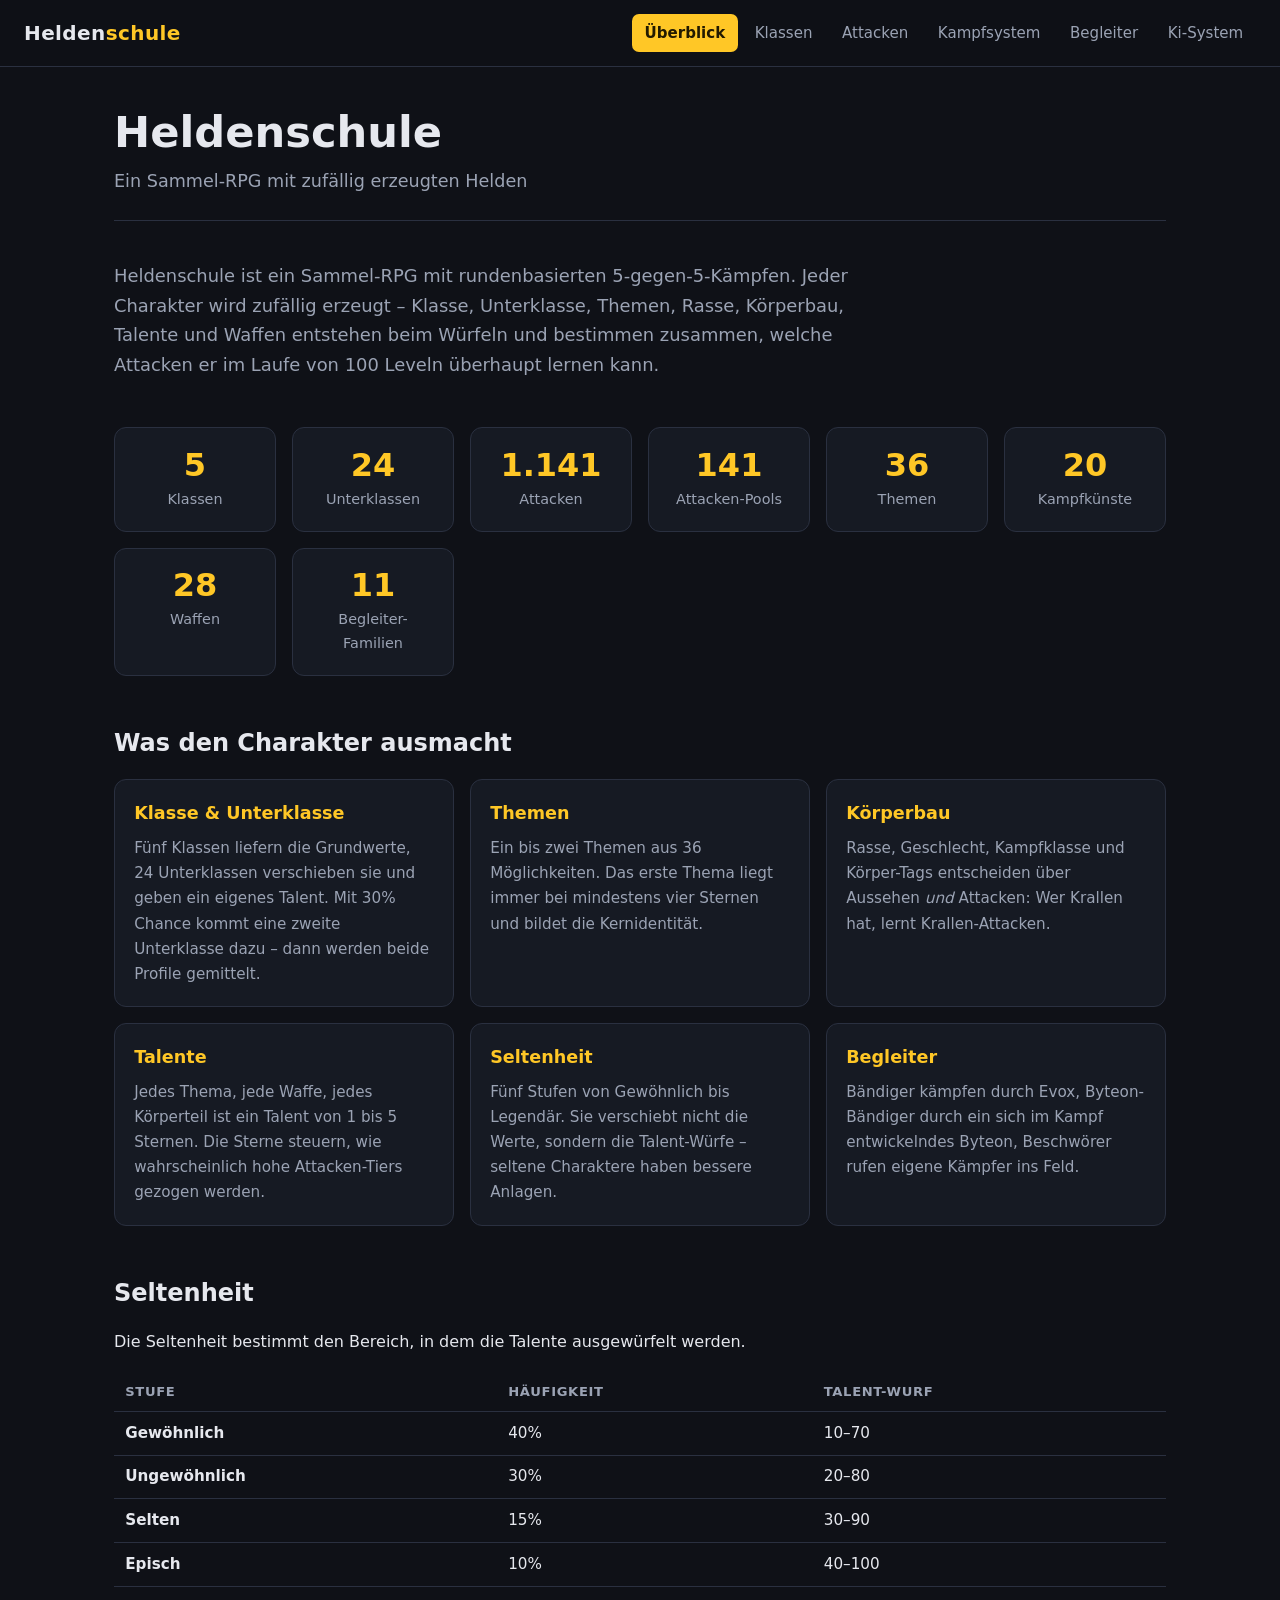
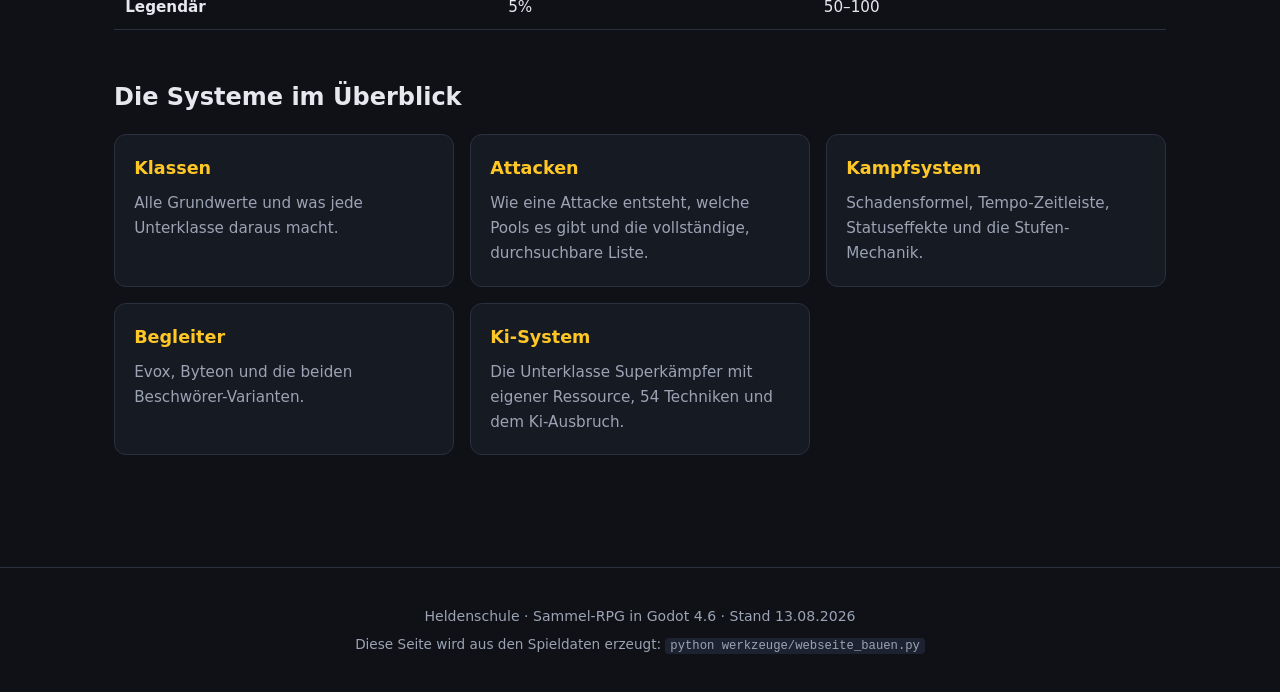
<file: index.html>
<!DOCTYPE html>
<html lang="de">
<head>
<meta charset="utf-8">
<meta name="viewport" content="width=device-width, initial-scale=1">
<title>Heldenschule</title>
<meta name="description" content="Ein Sammel-RPG mit zufällig erzeugten Helden">
<link rel="stylesheet" href="stil.css">
</head>
<body>
<header class="kopf">
  <a class="marke" href="index.html">Helden<span>schule</span></a>
  <nav><a href="index.html" class='aktiv'>Überblick</a><a href="klassen.html">Klassen</a><a href="attacken.html">Attacken</a><a href="kampf.html">Kampfsystem</a><a href="begleiter.html">Begleiter</a><a href="superkaempfer.html">Ki-System</a></nav>
</header>
<main>
<div class="titelzeile">
  <h1>Heldenschule</h1>
  <p class="untertitel">Ein Sammel-RPG mit zufällig erzeugten Helden</p>
</div>
<section class="held">
<p class="fuehrung">Heldenschule ist ein Sammel-RPG mit rundenbasierten 5-gegen-5-Kämpfen.
Jeder Charakter wird zufällig erzeugt – Klasse, Unterklasse, Themen, Rasse, Körperbau, Talente
und Waffen entstehen beim Würfeln und bestimmen zusammen, welche Attacken er im Laufe von
100 Leveln überhaupt lernen kann.</p>
</section>
<div class="kacheln"><div class="kachel"><span class="zahl">5</span><span class="was">Klassen</span></div><div class="kachel"><span class="zahl">24</span><span class="was">Unterklassen</span></div><div class="kachel"><span class="zahl">1.141</span><span class="was">Attacken</span></div><div class="kachel"><span class="zahl">141</span><span class="was">Attacken-Pools</span></div><div class="kachel"><span class="zahl">36</span><span class="was">Themen</span></div><div class="kachel"><span class="zahl">20</span><span class="was">Kampfkünste</span></div><div class="kachel"><span class="zahl">28</span><span class="was">Waffen</span></div><div class="kachel"><span class="zahl">11</span><span class="was">Begleiter-Familien</span></div></div>
<section><h2>Was den Charakter ausmacht</h2>
<div class="raster">
  <div class="feld"><h3>Klasse &amp; Unterklasse</h3><p>Fünf Klassen liefern die Grundwerte, 24 Unterklassen
  verschieben sie und geben ein eigenes Talent. Mit 30% Chance kommt eine zweite Unterklasse dazu –
  dann werden beide Profile gemittelt.</p></div>
  <div class="feld"><h3>Themen</h3><p>Ein bis zwei Themen aus 36 Möglichkeiten. Das erste Thema liegt immer
  bei mindestens vier Sternen und bildet die Kernidentität.</p></div>
  <div class="feld"><h3>Körperbau</h3><p>Rasse, Geschlecht, Kampfklasse und Körper-Tags entscheiden über
  Aussehen <em>und</em> Attacken: Wer Krallen hat, lernt Krallen-Attacken.</p></div>
  <div class="feld"><h3>Talente</h3><p>Jedes Thema, jede Waffe, jedes Körperteil ist ein Talent von 1 bis 5
  Sternen. Die Sterne steuern, wie wahrscheinlich hohe Attacken-Tiers gezogen werden.</p></div>
  <div class="feld"><h3>Seltenheit</h3><p>Fünf Stufen von Gewöhnlich bis Legendär. Sie verschiebt nicht die
  Werte, sondern die Talent-Würfe – seltene Charaktere haben bessere Anlagen.</p></div>
  <div class="feld"><h3>Begleiter</h3><p>Bändiger kämpfen durch Evox, Byteon-Bändiger durch ein sich im Kampf
  entwickelndes Byteon, Beschwörer rufen eigene Kämpfer ins Feld.</p></div>
</div></section>
<section><h2>Seltenheit</h2>
<p>Die Seltenheit bestimmt den Bereich, in dem die Talente ausgewürfelt werden.</p>
<table><thead><tr><th>Stufe</th><th>Häufigkeit</th><th>Talent-Wurf</th></tr></thead><tbody><tr><td><strong>Gewöhnlich</strong></td><td>40%</td><td>10–70</td></tr><tr><td><strong>Ungewöhnlich</strong></td><td>30%</td><td>20–80</td></tr><tr><td><strong>Selten</strong></td><td>15%</td><td>30–90</td></tr><tr><td><strong>Episch</strong></td><td>10%</td><td>40–100</td></tr><tr><td><strong>Legendär</strong></td><td>5%</td><td>50–100</td></tr></tbody></table></section>
<section><h2>Die Systeme im Überblick</h2>
<div class="raster">
  <div class="feld"><h3><a href="klassen.html">Klassen</a></h3><p>Alle Grundwerte und was jede Unterklasse
  daraus macht.</p></div>
  <div class="feld"><h3><a href="attacken.html">Attacken</a></h3><p>Wie eine Attacke entsteht, welche Pools es
  gibt und die vollständige, durchsuchbare Liste.</p></div>
  <div class="feld"><h3><a href="kampf.html">Kampfsystem</a></h3><p>Schadensformel, Tempo-Zeitleiste,
  Statuseffekte und die Stufen-Mechanik.</p></div>
  <div class="feld"><h3><a href="begleiter.html">Begleiter</a></h3><p>Evox, Byteon und die beiden
  Beschwörer-Varianten.</p></div>
  <div class="feld"><h3><a href="superkaempfer.html">Ki-System</a></h3><p>Die Unterklasse Superkämpfer mit
  eigener Ressource, 54 Techniken und dem Ki-Ausbruch.</p></div>
</div></section>
</main>
<footer>
  <p>Heldenschule · Sammel-RPG in Godot 4.6 · Stand 13.08.2026</p>
  <p class="klein">Diese Seite wird aus den Spieldaten erzeugt: <code>python werkzeuge/webseite_bauen.py</code></p>
</footer>

</body>
</html>
</file>
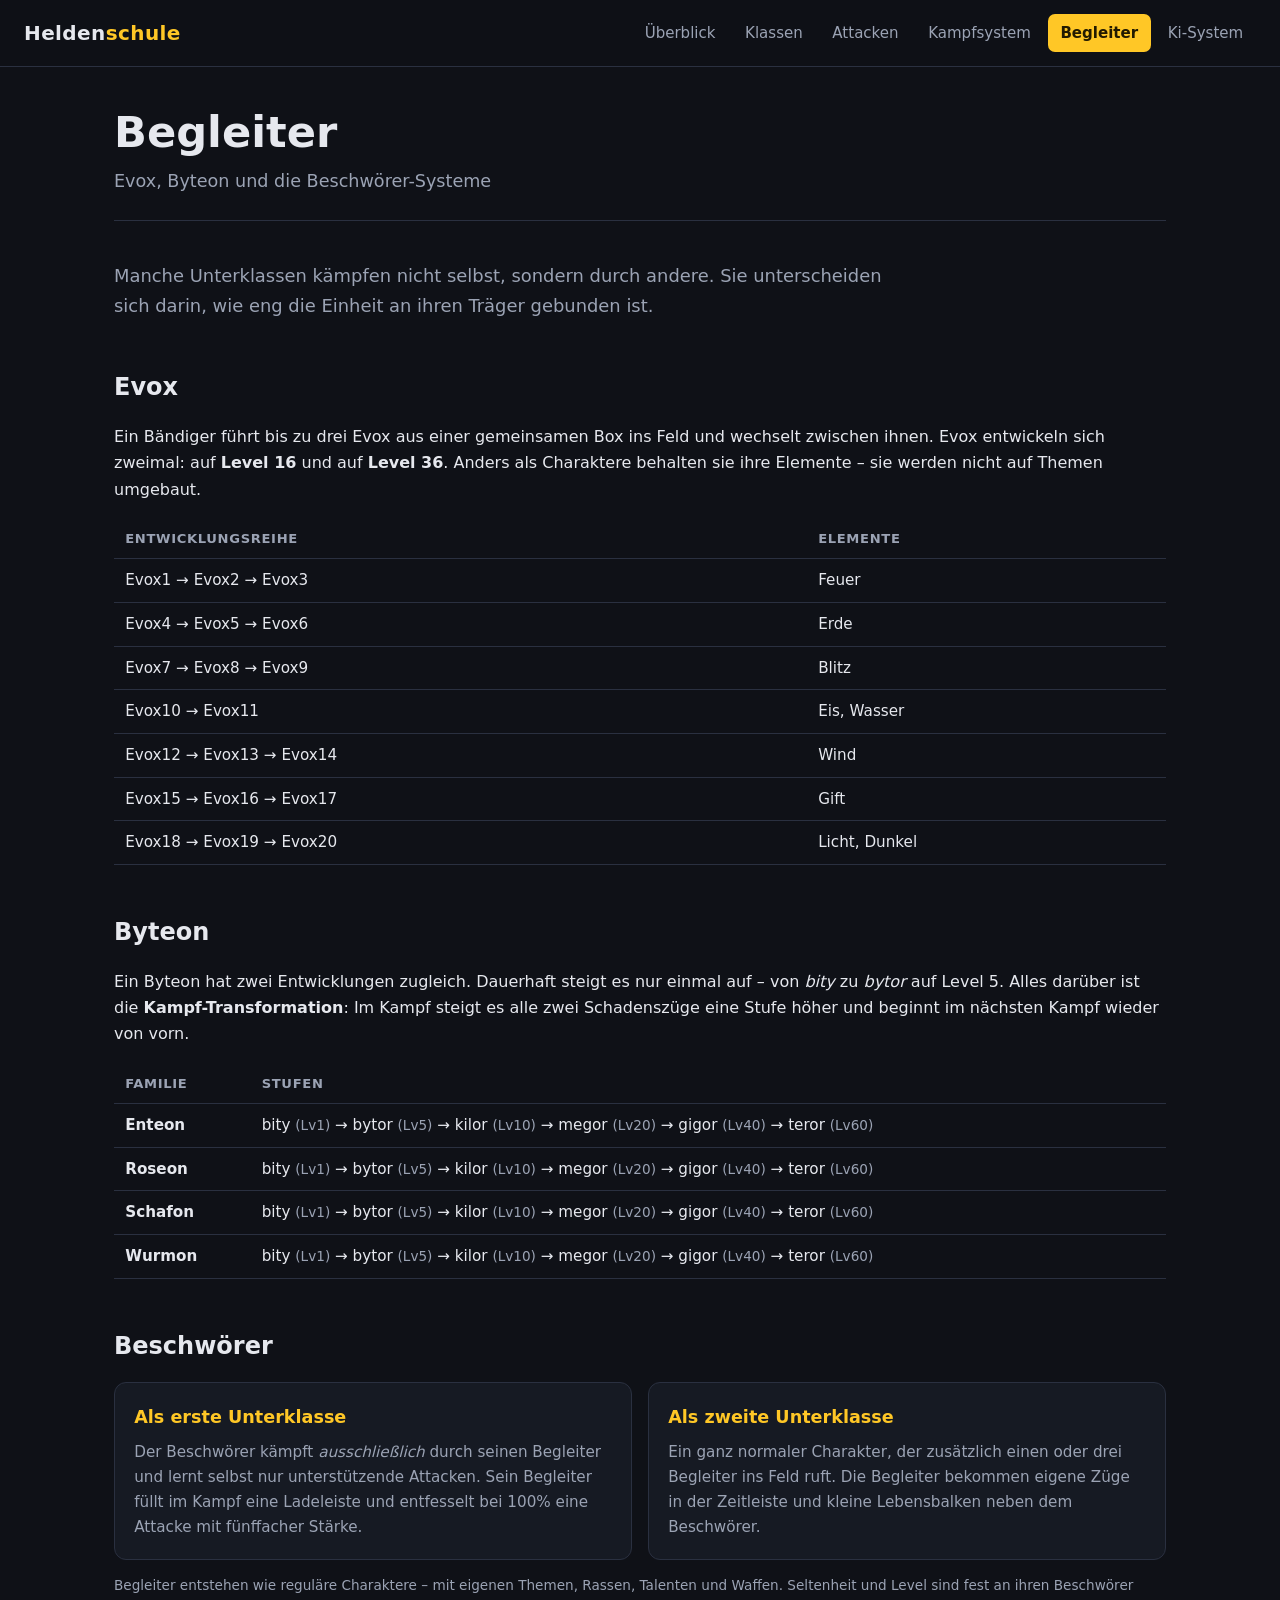
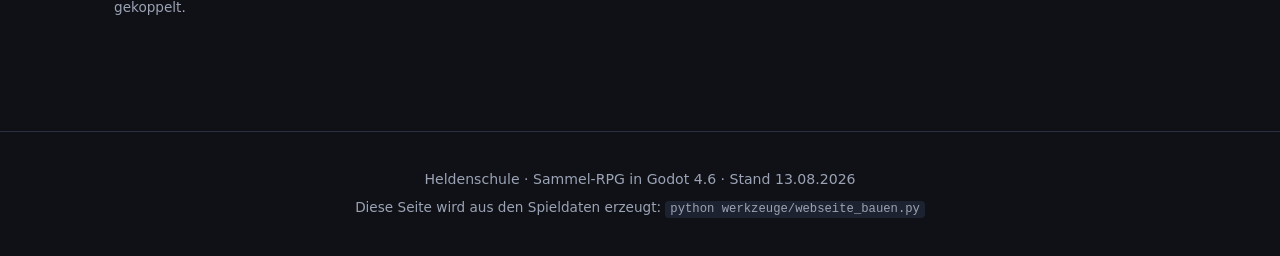
<file: begleiter.html>
<!DOCTYPE html>
<html lang="de">
<head>
<meta charset="utf-8">
<meta name="viewport" content="width=device-width, initial-scale=1">
<title>Begleiter – Heldenschule</title>
<meta name="description" content="Evox, Byteon und die Beschwörer-Systeme">
<link rel="stylesheet" href="stil.css">
</head>
<body>
<header class="kopf">
  <a class="marke" href="index.html">Helden<span>schule</span></a>
  <nav><a href="index.html">Überblick</a><a href="klassen.html">Klassen</a><a href="attacken.html">Attacken</a><a href="kampf.html">Kampfsystem</a><a href="begleiter.html" class='aktiv'>Begleiter</a><a href="superkaempfer.html">Ki-System</a></nav>
</header>
<main>
<div class="titelzeile">
  <h1>Begleiter</h1>
  <p class="untertitel">Evox, Byteon und die Beschwörer-Systeme</p>
</div>
<section><p class="fuehrung">Manche Unterklassen kämpfen nicht selbst, sondern durch
andere. Sie unterscheiden sich darin, wie eng die Einheit an ihren Träger gebunden ist.</p></section>
<section><h2>Evox</h2>
<p>Ein Bändiger führt bis zu drei Evox aus einer gemeinsamen Box ins Feld und wechselt zwischen ihnen.
Evox entwickeln sich zweimal: auf <strong>Level 16</strong> und auf <strong>Level 36</strong>. Anders als
Charaktere behalten sie ihre Elemente – sie werden nicht auf Themen umgebaut.</p>
<table><thead><tr><th>Entwicklungsreihe</th><th>Elemente</th></tr></thead><tbody><tr><td>Evox1 → Evox2 → Evox3</td><td>Feuer</td></tr><tr><td>Evox4 → Evox5 → Evox6</td><td>Erde</td></tr><tr><td>Evox7 → Evox8 → Evox9</td><td>Blitz</td></tr><tr><td>Evox10 → Evox11</td><td>Eis, Wasser</td></tr><tr><td>Evox12 → Evox13 → Evox14</td><td>Wind</td></tr><tr><td>Evox15 → Evox16 → Evox17</td><td>Gift</td></tr><tr><td>Evox18 → Evox19 → Evox20</td><td>Licht, Dunkel</td></tr></tbody></table></section>
<section><h2>Byteon</h2>
<p>Ein Byteon hat zwei Entwicklungen zugleich. Dauerhaft steigt es nur einmal auf – von <em>bity</em> zu
<em>bytor</em> auf Level 5. Alles darüber ist die <strong>Kampf-Transformation</strong>: Im Kampf steigt es
alle zwei Schadenszüge eine Stufe höher und beginnt im nächsten Kampf wieder von vorn.</p>
<table><thead><tr><th>Familie</th><th>Stufen</th></tr></thead><tbody><tr><td><strong>Enteon</strong></td><td>bity <span class="klein">(Lv1)</span> → bytor <span class="klein">(Lv5)</span> → kilor <span class="klein">(Lv10)</span> → megor <span class="klein">(Lv20)</span> → gigor <span class="klein">(Lv40)</span> → teror <span class="klein">(Lv60)</span></td></tr><tr><td><strong>Roseon</strong></td><td>bity <span class="klein">(Lv1)</span> → bytor <span class="klein">(Lv5)</span> → kilor <span class="klein">(Lv10)</span> → megor <span class="klein">(Lv20)</span> → gigor <span class="klein">(Lv40)</span> → teror <span class="klein">(Lv60)</span></td></tr><tr><td><strong>Schafon</strong></td><td>bity <span class="klein">(Lv1)</span> → bytor <span class="klein">(Lv5)</span> → kilor <span class="klein">(Lv10)</span> → megor <span class="klein">(Lv20)</span> → gigor <span class="klein">(Lv40)</span> → teror <span class="klein">(Lv60)</span></td></tr><tr><td><strong>Wurmon</strong></td><td>bity <span class="klein">(Lv1)</span> → bytor <span class="klein">(Lv5)</span> → kilor <span class="klein">(Lv10)</span> → megor <span class="klein">(Lv20)</span> → gigor <span class="klein">(Lv40)</span> → teror <span class="klein">(Lv60)</span></td></tr></tbody></table></section>
<section><h2>Beschwörer</h2>
<div class="raster">
  <div class="feld"><h3>Als erste Unterklasse</h3><p>Der Beschwörer kämpft <em>ausschließlich</em> durch seinen
  Begleiter und lernt selbst nur unterstützende Attacken. Sein Begleiter füllt im Kampf eine Ladeleiste und
  entfesselt bei 100% eine Attacke mit fünffacher Stärke.</p></div>
  <div class="feld"><h3>Als zweite Unterklasse</h3><p>Ein ganz normaler Charakter, der zusätzlich einen oder
  drei Begleiter ins Feld ruft. Die Begleiter bekommen eigene Züge in der Zeitleiste und kleine Lebensbalken
  neben dem Beschwörer.</p></div>
</div>
<p class="klein">Begleiter entstehen wie reguläre Charaktere – mit eigenen Themen, Rassen, Talenten und Waffen.
Seltenheit und Level sind fest an ihren Beschwörer gekoppelt.</p></section>
</main>
<footer>
  <p>Heldenschule · Sammel-RPG in Godot 4.6 · Stand 13.08.2026</p>
  <p class="klein">Diese Seite wird aus den Spieldaten erzeugt: <code>python werkzeuge/webseite_bauen.py</code></p>
</footer>

</body>
</html>
</file>
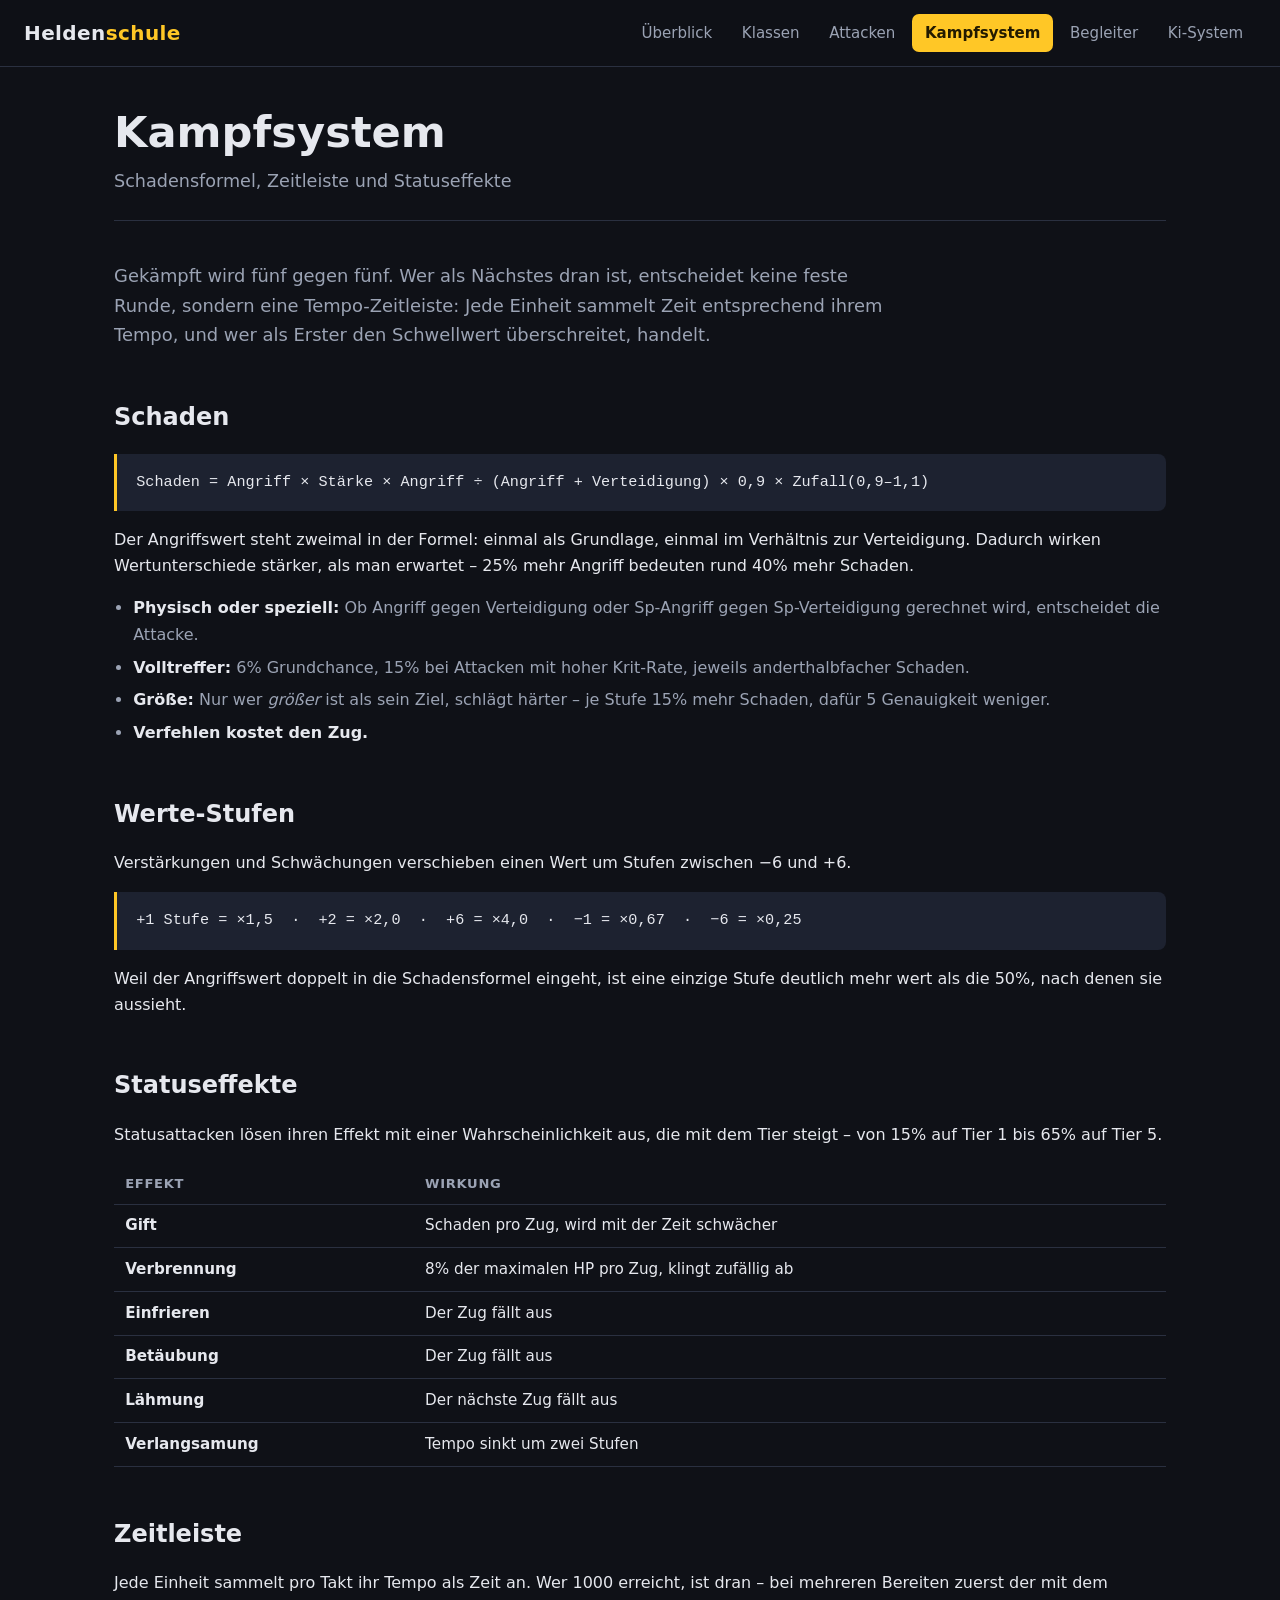
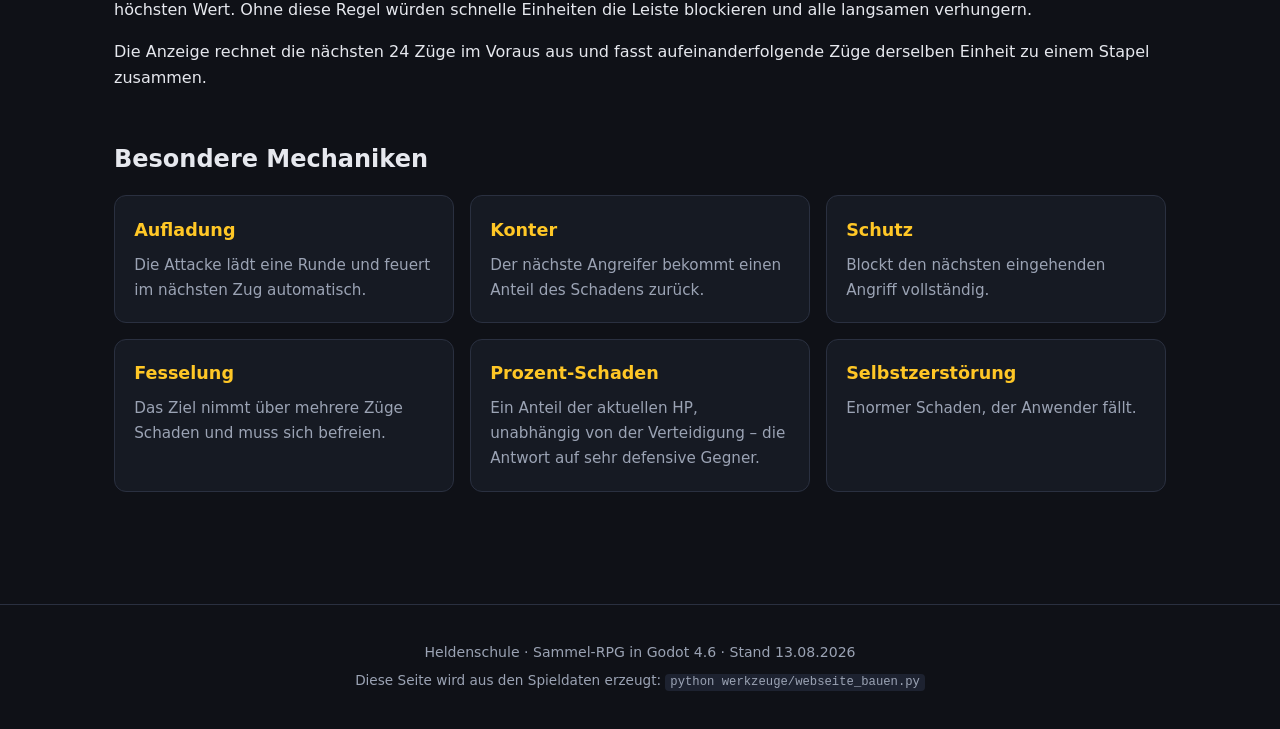
<file: kampf.html>
<!DOCTYPE html>
<html lang="de">
<head>
<meta charset="utf-8">
<meta name="viewport" content="width=device-width, initial-scale=1">
<title>Kampfsystem – Heldenschule</title>
<meta name="description" content="Schadensformel, Zeitleiste und Statuseffekte">
<link rel="stylesheet" href="stil.css">
</head>
<body>
<header class="kopf">
  <a class="marke" href="index.html">Helden<span>schule</span></a>
  <nav><a href="index.html">Überblick</a><a href="klassen.html">Klassen</a><a href="attacken.html">Attacken</a><a href="kampf.html" class='aktiv'>Kampfsystem</a><a href="begleiter.html">Begleiter</a><a href="superkaempfer.html">Ki-System</a></nav>
</header>
<main>
<div class="titelzeile">
  <h1>Kampfsystem</h1>
  <p class="untertitel">Schadensformel, Zeitleiste und Statuseffekte</p>
</div>
<section><p class="fuehrung">Gekämpft wird fünf gegen fünf. Wer als Nächstes dran ist,
entscheidet keine feste Runde, sondern eine Tempo-Zeitleiste: Jede Einheit sammelt Zeit entsprechend ihrem
Tempo, und wer als Erster den Schwellwert überschreitet, handelt.</p></section>
<section><h2>Schaden</h2>
<div class="formel">Schaden = Angriff × Stärke × Angriff ÷ (Angriff + Verteidigung) × 0,9 × Zufall(0,9–1,1)</div>
<p>Der Angriffswert steht zweimal in der Formel: einmal als Grundlage, einmal im Verhältnis zur Verteidigung.
Dadurch wirken Wertunterschiede stärker, als man erwartet – 25% mehr Angriff bedeuten rund 40% mehr Schaden.</p>
<ul>
  <li><strong>Physisch oder speziell:</strong> Ob Angriff gegen Verteidigung oder Sp-Angriff gegen
  Sp-Verteidigung gerechnet wird, entscheidet die Attacke.</li>
  <li><strong>Volltreffer:</strong> 6% Grundchance, 15% bei Attacken mit hoher Krit-Rate, jeweils
  anderthalbfacher Schaden.</li>
  <li><strong>Größe:</strong> Nur wer <em>größer</em> ist als sein Ziel, schlägt härter – je Stufe 15% mehr
  Schaden, dafür 5 Genauigkeit weniger.</li>
  <li><strong>Verfehlen kostet den Zug.</strong></li>
</ul></section>
<section><h2>Werte-Stufen</h2>
<p>Verstärkungen und Schwächungen verschieben einen Wert um Stufen zwischen −6 und +6.</p>
<div class="formel">+1 Stufe = ×1,5 &nbsp;·&nbsp; +2 = ×2,0 &nbsp;·&nbsp; +6 = ×4,0 &nbsp;·&nbsp;
−1 = ×0,67 &nbsp;·&nbsp; −6 = ×0,25</div>
<p>Weil der Angriffswert doppelt in die Schadensformel eingeht, ist eine einzige Stufe deutlich mehr wert
als die 50%, nach denen sie aussieht.</p></section>
<section><h2>Statuseffekte</h2>
<p>Statusattacken lösen ihren Effekt mit einer Wahrscheinlichkeit aus, die mit dem Tier steigt –
von 15% auf Tier 1 bis 65% auf Tier 5.</p>
<table><thead><tr><th>Effekt</th><th>Wirkung</th></tr></thead><tbody>
<tr><td><strong>Gift</strong></td><td>Schaden pro Zug, wird mit der Zeit schwächer</td></tr><tr><td><strong>Verbrennung</strong></td><td>8% der maximalen HP pro Zug, klingt zufällig ab</td></tr><tr><td><strong>Einfrieren</strong></td><td>Der Zug fällt aus</td></tr><tr><td><strong>Betäubung</strong></td><td>Der Zug fällt aus</td></tr><tr><td><strong>Lähmung</strong></td><td>Der nächste Zug fällt aus</td></tr><tr><td><strong>Verlangsamung</strong></td><td>Tempo sinkt um zwei Stufen</td></tr>
</tbody></table></section>
<section><h2>Zeitleiste</h2>
<p>Jede Einheit sammelt pro Takt ihr Tempo als Zeit an. Wer 1000 erreicht, ist dran – bei mehreren
Bereiten zuerst der mit dem höchsten Wert. Ohne diese Regel würden schnelle Einheiten die Leiste blockieren
und alle langsamen verhungern.</p>
<p>Die Anzeige rechnet die nächsten 24 Züge im Voraus aus und fasst aufeinanderfolgende Züge derselben
Einheit zu einem Stapel zusammen.</p></section>
<section><h2>Besondere Mechaniken</h2>
<div class="raster">
  <div class="feld"><h3>Aufladung</h3><p>Die Attacke lädt eine Runde und feuert im nächsten Zug automatisch.</p></div>
  <div class="feld"><h3>Konter</h3><p>Der nächste Angreifer bekommt einen Anteil des Schadens zurück.</p></div>
  <div class="feld"><h3>Schutz</h3><p>Blockt den nächsten eingehenden Angriff vollständig.</p></div>
  <div class="feld"><h3>Fesselung</h3><p>Das Ziel nimmt über mehrere Züge Schaden und muss sich befreien.</p></div>
  <div class="feld"><h3>Prozent-Schaden</h3><p>Ein Anteil der aktuellen HP, unabhängig von der Verteidigung –
  die Antwort auf sehr defensive Gegner.</p></div>
  <div class="feld"><h3>Selbstzerstörung</h3><p>Enormer Schaden, der Anwender fällt.</p></div>
</div></section>
</main>
<footer>
  <p>Heldenschule · Sammel-RPG in Godot 4.6 · Stand 13.08.2026</p>
  <p class="klein">Diese Seite wird aus den Spieldaten erzeugt: <code>python werkzeuge/webseite_bauen.py</code></p>
</footer>

</body>
</html>
</file>
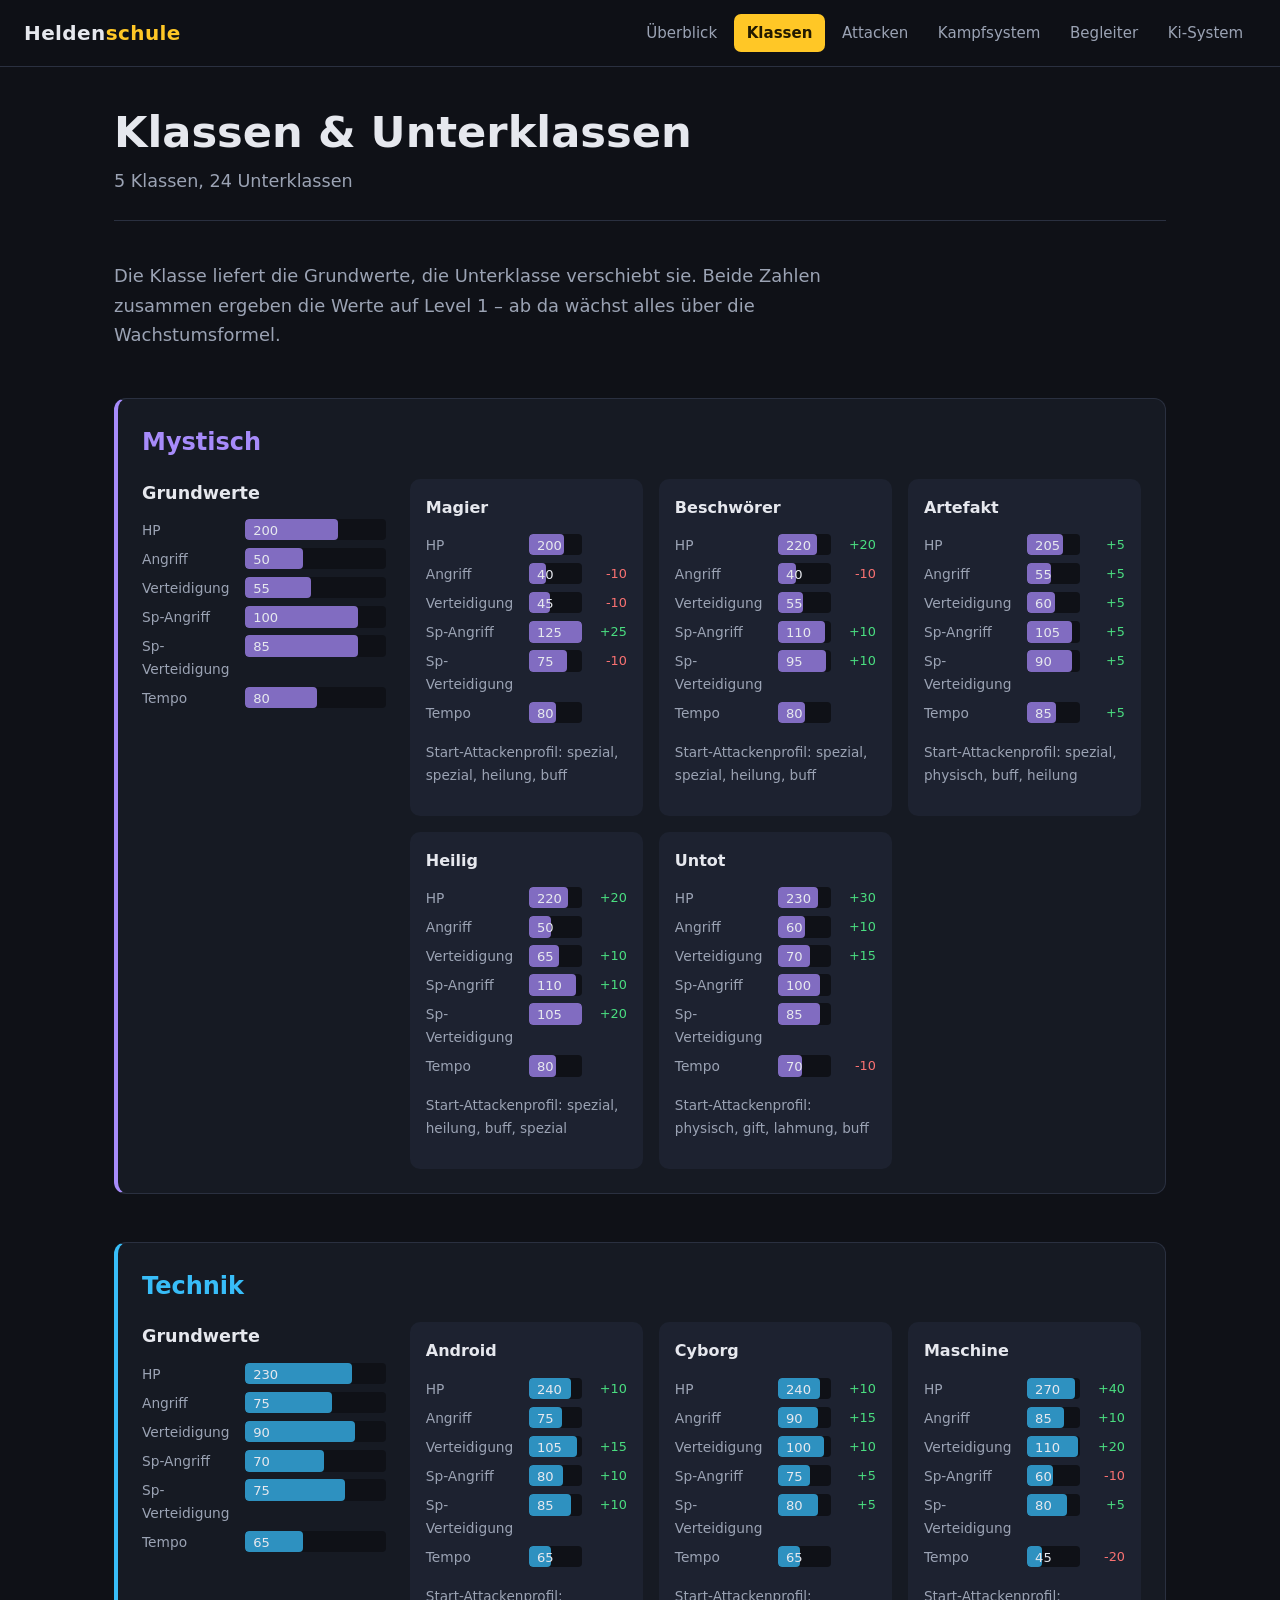
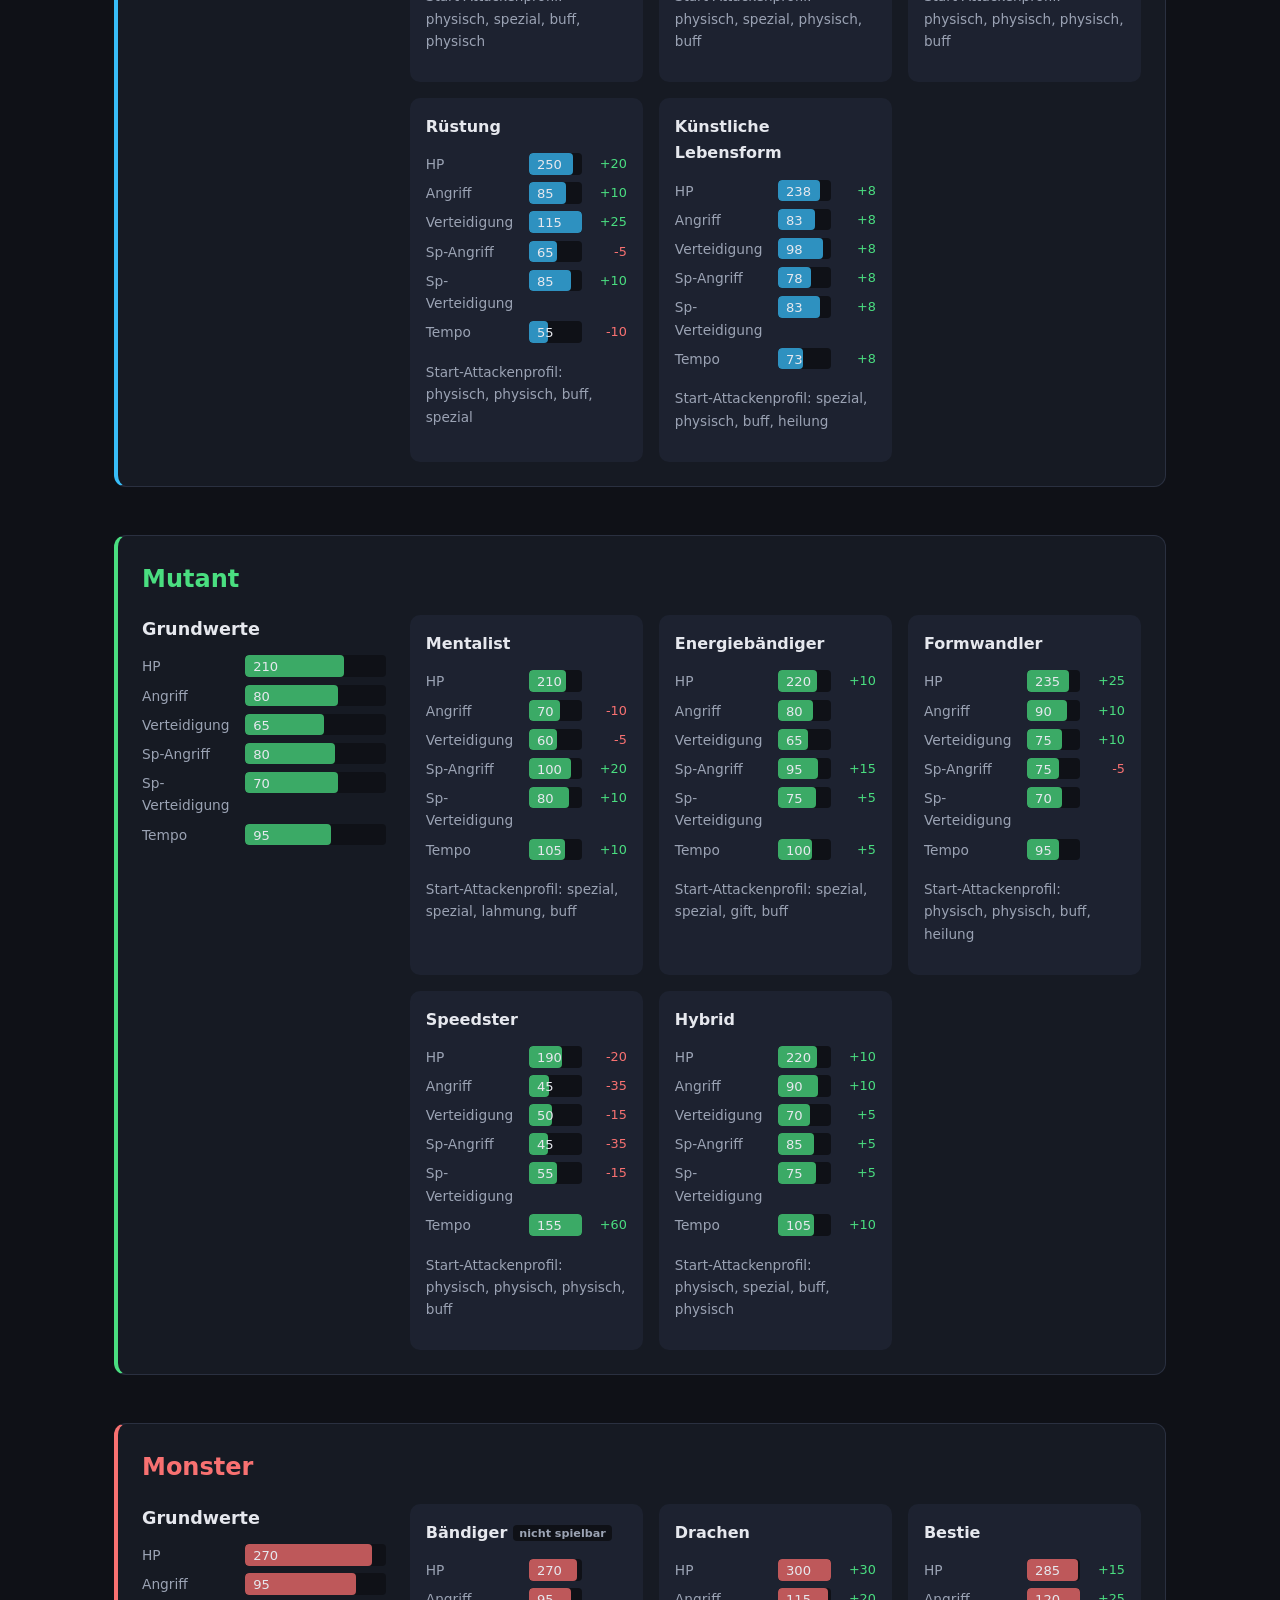
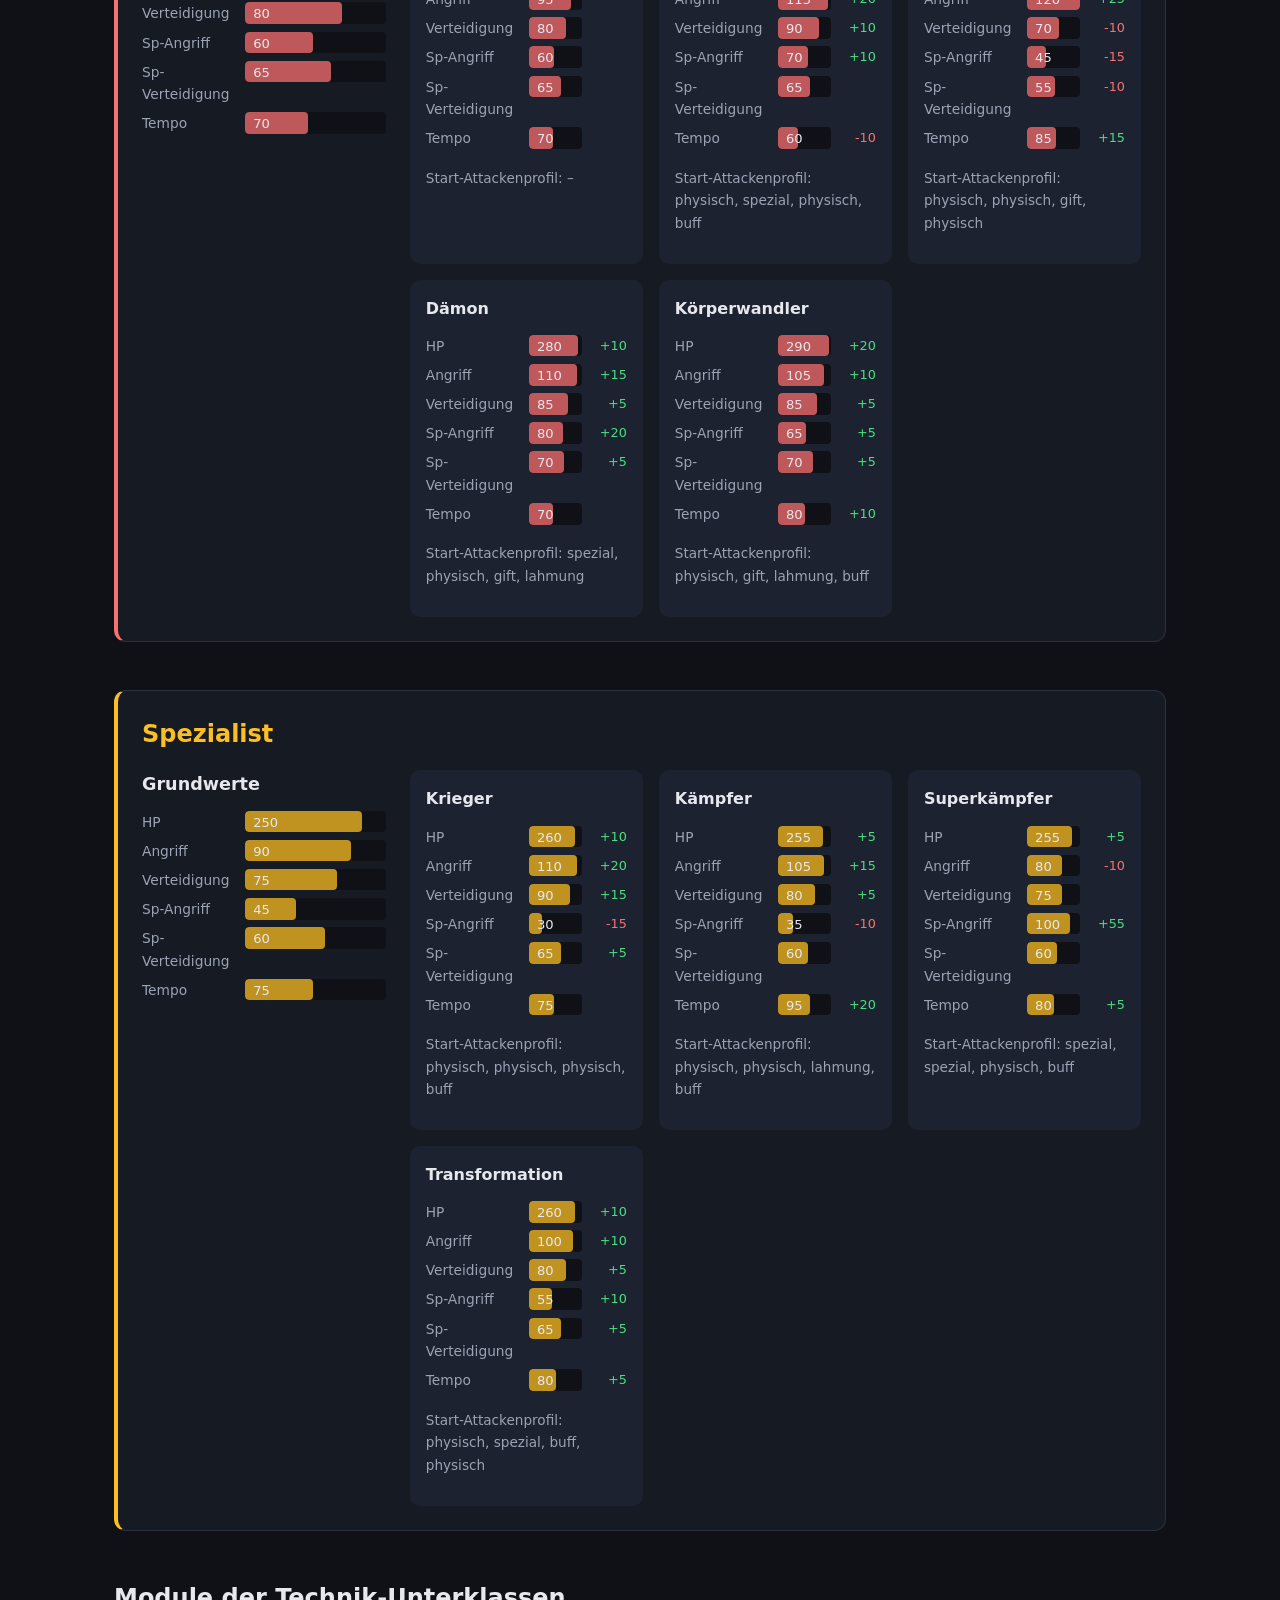
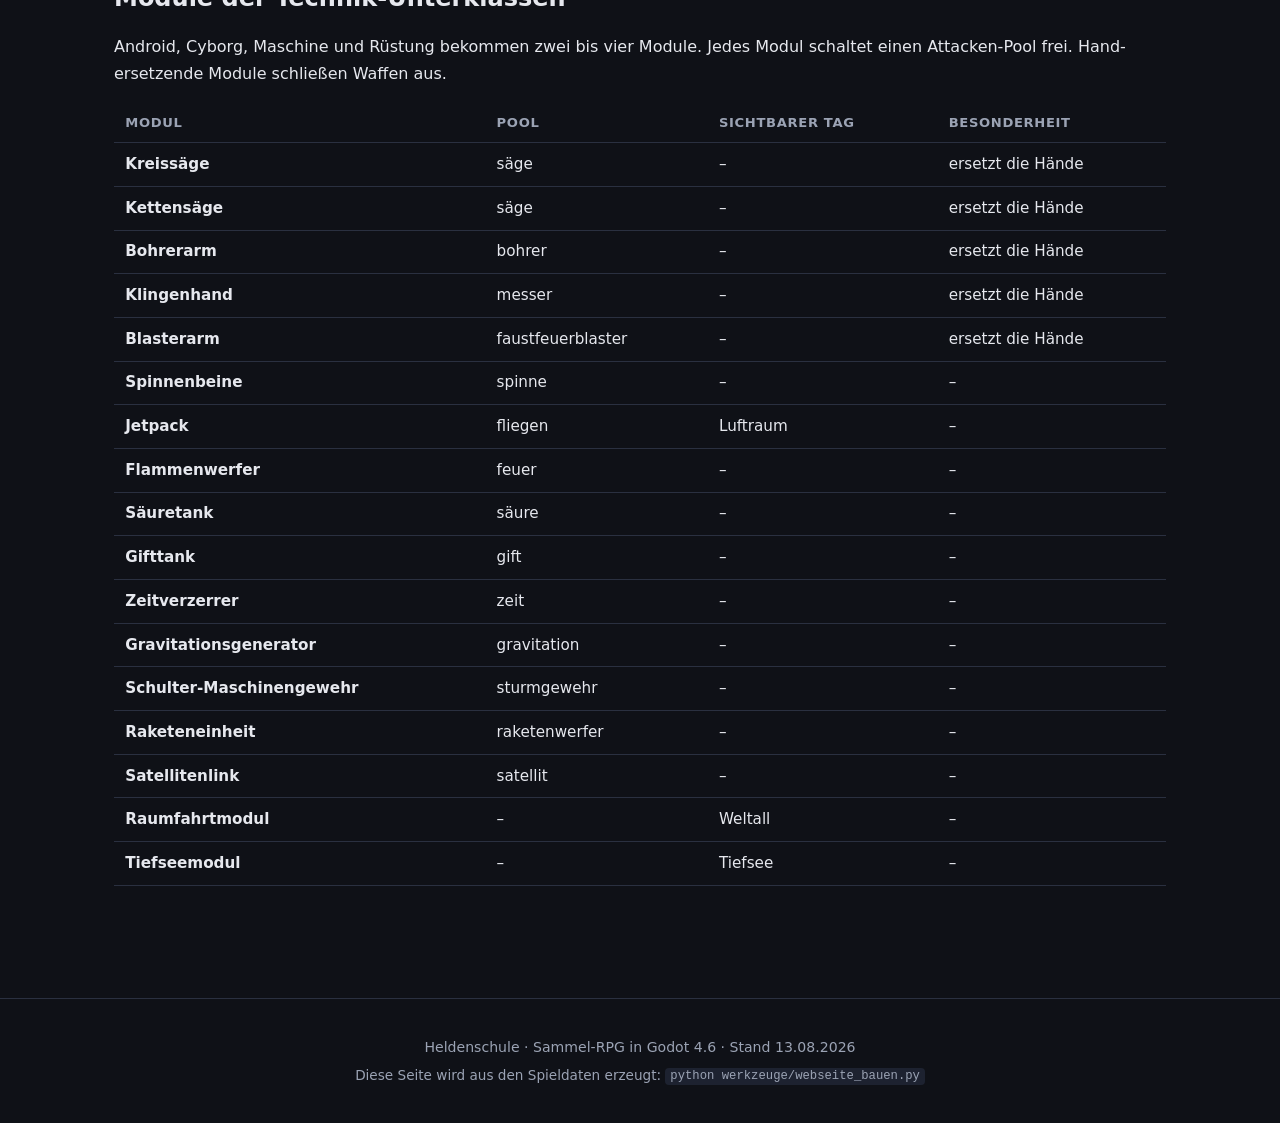
<file: klassen.html>
<!DOCTYPE html>
<html lang="de">
<head>
<meta charset="utf-8">
<meta name="viewport" content="width=device-width, initial-scale=1">
<title>Klassen &amp; Unterklassen – Heldenschule</title>
<meta name="description" content="5 Klassen, 24 Unterklassen">
<link rel="stylesheet" href="stil.css">
</head>
<body>
<header class="kopf">
  <a class="marke" href="index.html">Helden<span>schule</span></a>
  <nav><a href="index.html">Überblick</a><a href="klassen.html" class='aktiv'>Klassen</a><a href="attacken.html">Attacken</a><a href="kampf.html">Kampfsystem</a><a href="begleiter.html">Begleiter</a><a href="superkaempfer.html">Ki-System</a></nav>
</header>
<main>
<div class="titelzeile">
  <h1>Klassen &amp; Unterklassen</h1>
  <p class="untertitel">5 Klassen, 24 Unterklassen</p>
</div>
<section><p class="fuehrung">Die Klasse liefert die Grundwerte, die Unterklasse verschiebt
sie. Beide Zahlen zusammen ergeben die Werte auf Level 1 – ab da wächst alles über die Wachstumsformel.</p></section>
<section class="klasse" style="--farbe:#a78bfa">
<h2>Mystisch</h2>
<div class="klasse-inhalt">
  <div class="basis">
    <h3>Grundwerte</h3>
    <table class="werte"><tbody><tr><th>HP</th><td><div class="balken"><span style="width:66%;background:#a78bfa"></span><em>200</em></div></td></tr><tr><th>Angriff</th><td><div class="balken"><span style="width:41%;background:#a78bfa"></span><em>50</em></div></td></tr><tr><th>Verteidigung</th><td><div class="balken"><span style="width:47%;background:#a78bfa"></span><em>55</em></div></td></tr><tr><th>Sp-Angriff</th><td><div class="balken"><span style="width:80%;background:#a78bfa"></span><em>100</em></div></td></tr><tr><th>Sp-Verteidigung</th><td><div class="balken"><span style="width:80%;background:#a78bfa"></span><em>85</em></div></td></tr><tr><th>Tempo</th><td><div class="balken"><span style="width:51%;background:#a78bfa"></span><em>80</em></div></td></tr></tbody></table>
  </div>
  <div class="uk-liste"><article class="uk">
<h4>Magier </h4>
<table class="werte"><tbody><tr><th>HP</th><td><div class="balken"><span style="width:66%;background:#a78bfa"></span><em>200</em></div></td><td class="delta"></td></tr><tr><th>Angriff</th><td><div class="balken"><span style="width:33%;background:#a78bfa"></span><em>40</em></div></td><td class="delta"><span class="minus">-10</span></td></tr><tr><th>Verteidigung</th><td><div class="balken"><span style="width:39%;background:#a78bfa"></span><em>45</em></div></td><td class="delta"><span class="minus">-10</span></td></tr><tr><th>Sp-Angriff</th><td><div class="balken"><span style="width:100%;background:#a78bfa"></span><em>125</em></div></td><td class="delta"><span class="plus">+25</span></td></tr><tr><th>Sp-Verteidigung</th><td><div class="balken"><span style="width:71%;background:#a78bfa"></span><em>75</em></div></td><td class="delta"><span class="minus">-10</span></td></tr><tr><th>Tempo</th><td><div class="balken"><span style="width:51%;background:#a78bfa"></span><em>80</em></div></td><td class="delta"></td></tr></tbody></table>
<p class="klein">Start-Attackenprofil: spezial, spezial, heilung, buff</p>
</article><article class="uk">
<h4>Beschwörer </h4>
<table class="werte"><tbody><tr><th>HP</th><td><div class="balken"><span style="width:73%;background:#a78bfa"></span><em>220</em></div></td><td class="delta"><span class="plus">+20</span></td></tr><tr><th>Angriff</th><td><div class="balken"><span style="width:33%;background:#a78bfa"></span><em>40</em></div></td><td class="delta"><span class="minus">-10</span></td></tr><tr><th>Verteidigung</th><td><div class="balken"><span style="width:47%;background:#a78bfa"></span><em>55</em></div></td><td class="delta"></td></tr><tr><th>Sp-Angriff</th><td><div class="balken"><span style="width:88%;background:#a78bfa"></span><em>110</em></div></td><td class="delta"><span class="plus">+10</span></td></tr><tr><th>Sp-Verteidigung</th><td><div class="balken"><span style="width:90%;background:#a78bfa"></span><em>95</em></div></td><td class="delta"><span class="plus">+10</span></td></tr><tr><th>Tempo</th><td><div class="balken"><span style="width:51%;background:#a78bfa"></span><em>80</em></div></td><td class="delta"></td></tr></tbody></table>
<p class="klein">Start-Attackenprofil: spezial, spezial, heilung, buff</p>
</article><article class="uk">
<h4>Artefakt </h4>
<table class="werte"><tbody><tr><th>HP</th><td><div class="balken"><span style="width:68%;background:#a78bfa"></span><em>205</em></div></td><td class="delta"><span class="plus">+5</span></td></tr><tr><th>Angriff</th><td><div class="balken"><span style="width:45%;background:#a78bfa"></span><em>55</em></div></td><td class="delta"><span class="plus">+5</span></td></tr><tr><th>Verteidigung</th><td><div class="balken"><span style="width:52%;background:#a78bfa"></span><em>60</em></div></td><td class="delta"><span class="plus">+5</span></td></tr><tr><th>Sp-Angriff</th><td><div class="balken"><span style="width:84%;background:#a78bfa"></span><em>105</em></div></td><td class="delta"><span class="plus">+5</span></td></tr><tr><th>Sp-Verteidigung</th><td><div class="balken"><span style="width:85%;background:#a78bfa"></span><em>90</em></div></td><td class="delta"><span class="plus">+5</span></td></tr><tr><th>Tempo</th><td><div class="balken"><span style="width:54%;background:#a78bfa"></span><em>85</em></div></td><td class="delta"><span class="plus">+5</span></td></tr></tbody></table>
<p class="klein">Start-Attackenprofil: spezial, physisch, buff, heilung</p>
</article><article class="uk">
<h4>Heilig </h4>
<table class="werte"><tbody><tr><th>HP</th><td><div class="balken"><span style="width:73%;background:#a78bfa"></span><em>220</em></div></td><td class="delta"><span class="plus">+20</span></td></tr><tr><th>Angriff</th><td><div class="balken"><span style="width:41%;background:#a78bfa"></span><em>50</em></div></td><td class="delta"></td></tr><tr><th>Verteidigung</th><td><div class="balken"><span style="width:56%;background:#a78bfa"></span><em>65</em></div></td><td class="delta"><span class="plus">+10</span></td></tr><tr><th>Sp-Angriff</th><td><div class="balken"><span style="width:88%;background:#a78bfa"></span><em>110</em></div></td><td class="delta"><span class="plus">+10</span></td></tr><tr><th>Sp-Verteidigung</th><td><div class="balken"><span style="width:100%;background:#a78bfa"></span><em>105</em></div></td><td class="delta"><span class="plus">+20</span></td></tr><tr><th>Tempo</th><td><div class="balken"><span style="width:51%;background:#a78bfa"></span><em>80</em></div></td><td class="delta"></td></tr></tbody></table>
<p class="klein">Start-Attackenprofil: spezial, heilung, buff, spezial</p>
</article><article class="uk">
<h4>Untot </h4>
<table class="werte"><tbody><tr><th>HP</th><td><div class="balken"><span style="width:76%;background:#a78bfa"></span><em>230</em></div></td><td class="delta"><span class="plus">+30</span></td></tr><tr><th>Angriff</th><td><div class="balken"><span style="width:50%;background:#a78bfa"></span><em>60</em></div></td><td class="delta"><span class="plus">+10</span></td></tr><tr><th>Verteidigung</th><td><div class="balken"><span style="width:60%;background:#a78bfa"></span><em>70</em></div></td><td class="delta"><span class="plus">+15</span></td></tr><tr><th>Sp-Angriff</th><td><div class="balken"><span style="width:80%;background:#a78bfa"></span><em>100</em></div></td><td class="delta"></td></tr><tr><th>Sp-Verteidigung</th><td><div class="balken"><span style="width:80%;background:#a78bfa"></span><em>85</em></div></td><td class="delta"></td></tr><tr><th>Tempo</th><td><div class="balken"><span style="width:45%;background:#a78bfa"></span><em>70</em></div></td><td class="delta"><span class="minus">-10</span></td></tr></tbody></table>
<p class="klein">Start-Attackenprofil: physisch, gift, lahmung, buff</p>
</article></div>
</div>
</section>
<section class="klasse" style="--farbe:#38bdf8">
<h2>Technik</h2>
<div class="klasse-inhalt">
  <div class="basis">
    <h3>Grundwerte</h3>
    <table class="werte"><tbody><tr><th>HP</th><td><div class="balken"><span style="width:76%;background:#38bdf8"></span><em>230</em></div></td></tr><tr><th>Angriff</th><td><div class="balken"><span style="width:62%;background:#38bdf8"></span><em>75</em></div></td></tr><tr><th>Verteidigung</th><td><div class="balken"><span style="width:78%;background:#38bdf8"></span><em>90</em></div></td></tr><tr><th>Sp-Angriff</th><td><div class="balken"><span style="width:56%;background:#38bdf8"></span><em>70</em></div></td></tr><tr><th>Sp-Verteidigung</th><td><div class="balken"><span style="width:71%;background:#38bdf8"></span><em>75</em></div></td></tr><tr><th>Tempo</th><td><div class="balken"><span style="width:41%;background:#38bdf8"></span><em>65</em></div></td></tr></tbody></table>
  </div>
  <div class="uk-liste"><article class="uk">
<h4>Android </h4>
<table class="werte"><tbody><tr><th>HP</th><td><div class="balken"><span style="width:80%;background:#38bdf8"></span><em>240</em></div></td><td class="delta"><span class="plus">+10</span></td></tr><tr><th>Angriff</th><td><div class="balken"><span style="width:62%;background:#38bdf8"></span><em>75</em></div></td><td class="delta"></td></tr><tr><th>Verteidigung</th><td><div class="balken"><span style="width:91%;background:#38bdf8"></span><em>105</em></div></td><td class="delta"><span class="plus">+15</span></td></tr><tr><th>Sp-Angriff</th><td><div class="balken"><span style="width:64%;background:#38bdf8"></span><em>80</em></div></td><td class="delta"><span class="plus">+10</span></td></tr><tr><th>Sp-Verteidigung</th><td><div class="balken"><span style="width:80%;background:#38bdf8"></span><em>85</em></div></td><td class="delta"><span class="plus">+10</span></td></tr><tr><th>Tempo</th><td><div class="balken"><span style="width:41%;background:#38bdf8"></span><em>65</em></div></td><td class="delta"></td></tr></tbody></table>
<p class="klein">Start-Attackenprofil: physisch, spezial, buff, physisch</p>
</article><article class="uk">
<h4>Cyborg </h4>
<table class="werte"><tbody><tr><th>HP</th><td><div class="balken"><span style="width:80%;background:#38bdf8"></span><em>240</em></div></td><td class="delta"><span class="plus">+10</span></td></tr><tr><th>Angriff</th><td><div class="balken"><span style="width:75%;background:#38bdf8"></span><em>90</em></div></td><td class="delta"><span class="plus">+15</span></td></tr><tr><th>Verteidigung</th><td><div class="balken"><span style="width:86%;background:#38bdf8"></span><em>100</em></div></td><td class="delta"><span class="plus">+10</span></td></tr><tr><th>Sp-Angriff</th><td><div class="balken"><span style="width:60%;background:#38bdf8"></span><em>75</em></div></td><td class="delta"><span class="plus">+5</span></td></tr><tr><th>Sp-Verteidigung</th><td><div class="balken"><span style="width:76%;background:#38bdf8"></span><em>80</em></div></td><td class="delta"><span class="plus">+5</span></td></tr><tr><th>Tempo</th><td><div class="balken"><span style="width:41%;background:#38bdf8"></span><em>65</em></div></td><td class="delta"></td></tr></tbody></table>
<p class="klein">Start-Attackenprofil: physisch, spezial, physisch, buff</p>
</article><article class="uk">
<h4>Maschine </h4>
<table class="werte"><tbody><tr><th>HP</th><td><div class="balken"><span style="width:90%;background:#38bdf8"></span><em>270</em></div></td><td class="delta"><span class="plus">+40</span></td></tr><tr><th>Angriff</th><td><div class="balken"><span style="width:70%;background:#38bdf8"></span><em>85</em></div></td><td class="delta"><span class="plus">+10</span></td></tr><tr><th>Verteidigung</th><td><div class="balken"><span style="width:95%;background:#38bdf8"></span><em>110</em></div></td><td class="delta"><span class="plus">+20</span></td></tr><tr><th>Sp-Angriff</th><td><div class="balken"><span style="width:48%;background:#38bdf8"></span><em>60</em></div></td><td class="delta"><span class="minus">-10</span></td></tr><tr><th>Sp-Verteidigung</th><td><div class="balken"><span style="width:76%;background:#38bdf8"></span><em>80</em></div></td><td class="delta"><span class="plus">+5</span></td></tr><tr><th>Tempo</th><td><div class="balken"><span style="width:29%;background:#38bdf8"></span><em>45</em></div></td><td class="delta"><span class="minus">-20</span></td></tr></tbody></table>
<p class="klein">Start-Attackenprofil: physisch, physisch, physisch, buff</p>
</article><article class="uk">
<h4>Rüstung </h4>
<table class="werte"><tbody><tr><th>HP</th><td><div class="balken"><span style="width:83%;background:#38bdf8"></span><em>250</em></div></td><td class="delta"><span class="plus">+20</span></td></tr><tr><th>Angriff</th><td><div class="balken"><span style="width:70%;background:#38bdf8"></span><em>85</em></div></td><td class="delta"><span class="plus">+10</span></td></tr><tr><th>Verteidigung</th><td><div class="balken"><span style="width:100%;background:#38bdf8"></span><em>115</em></div></td><td class="delta"><span class="plus">+25</span></td></tr><tr><th>Sp-Angriff</th><td><div class="balken"><span style="width:52%;background:#38bdf8"></span><em>65</em></div></td><td class="delta"><span class="minus">-5</span></td></tr><tr><th>Sp-Verteidigung</th><td><div class="balken"><span style="width:80%;background:#38bdf8"></span><em>85</em></div></td><td class="delta"><span class="plus">+10</span></td></tr><tr><th>Tempo</th><td><div class="balken"><span style="width:35%;background:#38bdf8"></span><em>55</em></div></td><td class="delta"><span class="minus">-10</span></td></tr></tbody></table>
<p class="klein">Start-Attackenprofil: physisch, physisch, buff, spezial</p>
</article><article class="uk">
<h4>Künstliche Lebensform </h4>
<table class="werte"><tbody><tr><th>HP</th><td><div class="balken"><span style="width:79%;background:#38bdf8"></span><em>238</em></div></td><td class="delta"><span class="plus">+8</span></td></tr><tr><th>Angriff</th><td><div class="balken"><span style="width:69%;background:#38bdf8"></span><em>83</em></div></td><td class="delta"><span class="plus">+8</span></td></tr><tr><th>Verteidigung</th><td><div class="balken"><span style="width:85%;background:#38bdf8"></span><em>98</em></div></td><td class="delta"><span class="plus">+8</span></td></tr><tr><th>Sp-Angriff</th><td><div class="balken"><span style="width:62%;background:#38bdf8"></span><em>78</em></div></td><td class="delta"><span class="plus">+8</span></td></tr><tr><th>Sp-Verteidigung</th><td><div class="balken"><span style="width:79%;background:#38bdf8"></span><em>83</em></div></td><td class="delta"><span class="plus">+8</span></td></tr><tr><th>Tempo</th><td><div class="balken"><span style="width:47%;background:#38bdf8"></span><em>73</em></div></td><td class="delta"><span class="plus">+8</span></td></tr></tbody></table>
<p class="klein">Start-Attackenprofil: spezial, physisch, buff, heilung</p>
</article></div>
</div>
</section>
<section class="klasse" style="--farbe:#4ade80">
<h2>Mutant</h2>
<div class="klasse-inhalt">
  <div class="basis">
    <h3>Grundwerte</h3>
    <table class="werte"><tbody><tr><th>HP</th><td><div class="balken"><span style="width:70%;background:#4ade80"></span><em>210</em></div></td></tr><tr><th>Angriff</th><td><div class="balken"><span style="width:66%;background:#4ade80"></span><em>80</em></div></td></tr><tr><th>Verteidigung</th><td><div class="balken"><span style="width:56%;background:#4ade80"></span><em>65</em></div></td></tr><tr><th>Sp-Angriff</th><td><div class="balken"><span style="width:64%;background:#4ade80"></span><em>80</em></div></td></tr><tr><th>Sp-Verteidigung</th><td><div class="balken"><span style="width:66%;background:#4ade80"></span><em>70</em></div></td></tr><tr><th>Tempo</th><td><div class="balken"><span style="width:61%;background:#4ade80"></span><em>95</em></div></td></tr></tbody></table>
  </div>
  <div class="uk-liste"><article class="uk">
<h4>Mentalist </h4>
<table class="werte"><tbody><tr><th>HP</th><td><div class="balken"><span style="width:70%;background:#4ade80"></span><em>210</em></div></td><td class="delta"></td></tr><tr><th>Angriff</th><td><div class="balken"><span style="width:58%;background:#4ade80"></span><em>70</em></div></td><td class="delta"><span class="minus">-10</span></td></tr><tr><th>Verteidigung</th><td><div class="balken"><span style="width:52%;background:#4ade80"></span><em>60</em></div></td><td class="delta"><span class="minus">-5</span></td></tr><tr><th>Sp-Angriff</th><td><div class="balken"><span style="width:80%;background:#4ade80"></span><em>100</em></div></td><td class="delta"><span class="plus">+20</span></td></tr><tr><th>Sp-Verteidigung</th><td><div class="balken"><span style="width:76%;background:#4ade80"></span><em>80</em></div></td><td class="delta"><span class="plus">+10</span></td></tr><tr><th>Tempo</th><td><div class="balken"><span style="width:67%;background:#4ade80"></span><em>105</em></div></td><td class="delta"><span class="plus">+10</span></td></tr></tbody></table>
<p class="klein">Start-Attackenprofil: spezial, spezial, lahmung, buff</p>
</article><article class="uk">
<h4>Energiebändiger </h4>
<table class="werte"><tbody><tr><th>HP</th><td><div class="balken"><span style="width:73%;background:#4ade80"></span><em>220</em></div></td><td class="delta"><span class="plus">+10</span></td></tr><tr><th>Angriff</th><td><div class="balken"><span style="width:66%;background:#4ade80"></span><em>80</em></div></td><td class="delta"></td></tr><tr><th>Verteidigung</th><td><div class="balken"><span style="width:56%;background:#4ade80"></span><em>65</em></div></td><td class="delta"></td></tr><tr><th>Sp-Angriff</th><td><div class="balken"><span style="width:76%;background:#4ade80"></span><em>95</em></div></td><td class="delta"><span class="plus">+15</span></td></tr><tr><th>Sp-Verteidigung</th><td><div class="balken"><span style="width:71%;background:#4ade80"></span><em>75</em></div></td><td class="delta"><span class="plus">+5</span></td></tr><tr><th>Tempo</th><td><div class="balken"><span style="width:64%;background:#4ade80"></span><em>100</em></div></td><td class="delta"><span class="plus">+5</span></td></tr></tbody></table>
<p class="klein">Start-Attackenprofil: spezial, spezial, gift, buff</p>
</article><article class="uk">
<h4>Formwandler </h4>
<table class="werte"><tbody><tr><th>HP</th><td><div class="balken"><span style="width:78%;background:#4ade80"></span><em>235</em></div></td><td class="delta"><span class="plus">+25</span></td></tr><tr><th>Angriff</th><td><div class="balken"><span style="width:75%;background:#4ade80"></span><em>90</em></div></td><td class="delta"><span class="plus">+10</span></td></tr><tr><th>Verteidigung</th><td><div class="balken"><span style="width:65%;background:#4ade80"></span><em>75</em></div></td><td class="delta"><span class="plus">+10</span></td></tr><tr><th>Sp-Angriff</th><td><div class="balken"><span style="width:60%;background:#4ade80"></span><em>75</em></div></td><td class="delta"><span class="minus">-5</span></td></tr><tr><th>Sp-Verteidigung</th><td><div class="balken"><span style="width:66%;background:#4ade80"></span><em>70</em></div></td><td class="delta"></td></tr><tr><th>Tempo</th><td><div class="balken"><span style="width:61%;background:#4ade80"></span><em>95</em></div></td><td class="delta"></td></tr></tbody></table>
<p class="klein">Start-Attackenprofil: physisch, physisch, buff, heilung</p>
</article><article class="uk">
<h4>Speedster </h4>
<table class="werte"><tbody><tr><th>HP</th><td><div class="balken"><span style="width:63%;background:#4ade80"></span><em>190</em></div></td><td class="delta"><span class="minus">-20</span></td></tr><tr><th>Angriff</th><td><div class="balken"><span style="width:37%;background:#4ade80"></span><em>45</em></div></td><td class="delta"><span class="minus">-35</span></td></tr><tr><th>Verteidigung</th><td><div class="balken"><span style="width:43%;background:#4ade80"></span><em>50</em></div></td><td class="delta"><span class="minus">-15</span></td></tr><tr><th>Sp-Angriff</th><td><div class="balken"><span style="width:36%;background:#4ade80"></span><em>45</em></div></td><td class="delta"><span class="minus">-35</span></td></tr><tr><th>Sp-Verteidigung</th><td><div class="balken"><span style="width:52%;background:#4ade80"></span><em>55</em></div></td><td class="delta"><span class="minus">-15</span></td></tr><tr><th>Tempo</th><td><div class="balken"><span style="width:100%;background:#4ade80"></span><em>155</em></div></td><td class="delta"><span class="plus">+60</span></td></tr></tbody></table>
<p class="klein">Start-Attackenprofil: physisch, physisch, physisch, buff</p>
</article><article class="uk">
<h4>Hybrid </h4>
<table class="werte"><tbody><tr><th>HP</th><td><div class="balken"><span style="width:73%;background:#4ade80"></span><em>220</em></div></td><td class="delta"><span class="plus">+10</span></td></tr><tr><th>Angriff</th><td><div class="balken"><span style="width:75%;background:#4ade80"></span><em>90</em></div></td><td class="delta"><span class="plus">+10</span></td></tr><tr><th>Verteidigung</th><td><div class="balken"><span style="width:60%;background:#4ade80"></span><em>70</em></div></td><td class="delta"><span class="plus">+5</span></td></tr><tr><th>Sp-Angriff</th><td><div class="balken"><span style="width:68%;background:#4ade80"></span><em>85</em></div></td><td class="delta"><span class="plus">+5</span></td></tr><tr><th>Sp-Verteidigung</th><td><div class="balken"><span style="width:71%;background:#4ade80"></span><em>75</em></div></td><td class="delta"><span class="plus">+5</span></td></tr><tr><th>Tempo</th><td><div class="balken"><span style="width:67%;background:#4ade80"></span><em>105</em></div></td><td class="delta"><span class="plus">+10</span></td></tr></tbody></table>
<p class="klein">Start-Attackenprofil: physisch, spezial, buff, physisch</p>
</article></div>
</div>
</section>
<section class="klasse" style="--farbe:#f87171">
<h2>Monster</h2>
<div class="klasse-inhalt">
  <div class="basis">
    <h3>Grundwerte</h3>
    <table class="werte"><tbody><tr><th>HP</th><td><div class="balken"><span style="width:90%;background:#f87171"></span><em>270</em></div></td></tr><tr><th>Angriff</th><td><div class="balken"><span style="width:79%;background:#f87171"></span><em>95</em></div></td></tr><tr><th>Verteidigung</th><td><div class="balken"><span style="width:69%;background:#f87171"></span><em>80</em></div></td></tr><tr><th>Sp-Angriff</th><td><div class="balken"><span style="width:48%;background:#f87171"></span><em>60</em></div></td></tr><tr><th>Sp-Verteidigung</th><td><div class="balken"><span style="width:61%;background:#f87171"></span><em>65</em></div></td></tr><tr><th>Tempo</th><td><div class="balken"><span style="width:45%;background:#f87171"></span><em>70</em></div></td></tr></tbody></table>
  </div>
  <div class="uk-liste"><article class="uk">
<h4>Bändiger <span class="marke-klein">nicht spielbar</span></h4>
<table class="werte"><tbody><tr><th>HP</th><td><div class="balken"><span style="width:90%;background:#f87171"></span><em>270</em></div></td><td class="delta"></td></tr><tr><th>Angriff</th><td><div class="balken"><span style="width:79%;background:#f87171"></span><em>95</em></div></td><td class="delta"></td></tr><tr><th>Verteidigung</th><td><div class="balken"><span style="width:69%;background:#f87171"></span><em>80</em></div></td><td class="delta"></td></tr><tr><th>Sp-Angriff</th><td><div class="balken"><span style="width:48%;background:#f87171"></span><em>60</em></div></td><td class="delta"></td></tr><tr><th>Sp-Verteidigung</th><td><div class="balken"><span style="width:61%;background:#f87171"></span><em>65</em></div></td><td class="delta"></td></tr><tr><th>Tempo</th><td><div class="balken"><span style="width:45%;background:#f87171"></span><em>70</em></div></td><td class="delta"></td></tr></tbody></table>
<p class="klein">Start-Attackenprofil: –</p>
</article><article class="uk">
<h4>Drachen </h4>
<table class="werte"><tbody><tr><th>HP</th><td><div class="balken"><span style="width:100%;background:#f87171"></span><em>300</em></div></td><td class="delta"><span class="plus">+30</span></td></tr><tr><th>Angriff</th><td><div class="balken"><span style="width:95%;background:#f87171"></span><em>115</em></div></td><td class="delta"><span class="plus">+20</span></td></tr><tr><th>Verteidigung</th><td><div class="balken"><span style="width:78%;background:#f87171"></span><em>90</em></div></td><td class="delta"><span class="plus">+10</span></td></tr><tr><th>Sp-Angriff</th><td><div class="balken"><span style="width:56%;background:#f87171"></span><em>70</em></div></td><td class="delta"><span class="plus">+10</span></td></tr><tr><th>Sp-Verteidigung</th><td><div class="balken"><span style="width:61%;background:#f87171"></span><em>65</em></div></td><td class="delta"></td></tr><tr><th>Tempo</th><td><div class="balken"><span style="width:38%;background:#f87171"></span><em>60</em></div></td><td class="delta"><span class="minus">-10</span></td></tr></tbody></table>
<p class="klein">Start-Attackenprofil: physisch, spezial, physisch, buff</p>
</article><article class="uk">
<h4>Bestie </h4>
<table class="werte"><tbody><tr><th>HP</th><td><div class="balken"><span style="width:95%;background:#f87171"></span><em>285</em></div></td><td class="delta"><span class="plus">+15</span></td></tr><tr><th>Angriff</th><td><div class="balken"><span style="width:100%;background:#f87171"></span><em>120</em></div></td><td class="delta"><span class="plus">+25</span></td></tr><tr><th>Verteidigung</th><td><div class="balken"><span style="width:60%;background:#f87171"></span><em>70</em></div></td><td class="delta"><span class="minus">-10</span></td></tr><tr><th>Sp-Angriff</th><td><div class="balken"><span style="width:36%;background:#f87171"></span><em>45</em></div></td><td class="delta"><span class="minus">-15</span></td></tr><tr><th>Sp-Verteidigung</th><td><div class="balken"><span style="width:52%;background:#f87171"></span><em>55</em></div></td><td class="delta"><span class="minus">-10</span></td></tr><tr><th>Tempo</th><td><div class="balken"><span style="width:54%;background:#f87171"></span><em>85</em></div></td><td class="delta"><span class="plus">+15</span></td></tr></tbody></table>
<p class="klein">Start-Attackenprofil: physisch, physisch, gift, physisch</p>
</article><article class="uk">
<h4>Dämon </h4>
<table class="werte"><tbody><tr><th>HP</th><td><div class="balken"><span style="width:93%;background:#f87171"></span><em>280</em></div></td><td class="delta"><span class="plus">+10</span></td></tr><tr><th>Angriff</th><td><div class="balken"><span style="width:91%;background:#f87171"></span><em>110</em></div></td><td class="delta"><span class="plus">+15</span></td></tr><tr><th>Verteidigung</th><td><div class="balken"><span style="width:73%;background:#f87171"></span><em>85</em></div></td><td class="delta"><span class="plus">+5</span></td></tr><tr><th>Sp-Angriff</th><td><div class="balken"><span style="width:64%;background:#f87171"></span><em>80</em></div></td><td class="delta"><span class="plus">+20</span></td></tr><tr><th>Sp-Verteidigung</th><td><div class="balken"><span style="width:66%;background:#f87171"></span><em>70</em></div></td><td class="delta"><span class="plus">+5</span></td></tr><tr><th>Tempo</th><td><div class="balken"><span style="width:45%;background:#f87171"></span><em>70</em></div></td><td class="delta"></td></tr></tbody></table>
<p class="klein">Start-Attackenprofil: spezial, physisch, gift, lahmung</p>
</article><article class="uk">
<h4>Körperwandler </h4>
<table class="werte"><tbody><tr><th>HP</th><td><div class="balken"><span style="width:96%;background:#f87171"></span><em>290</em></div></td><td class="delta"><span class="plus">+20</span></td></tr><tr><th>Angriff</th><td><div class="balken"><span style="width:87%;background:#f87171"></span><em>105</em></div></td><td class="delta"><span class="plus">+10</span></td></tr><tr><th>Verteidigung</th><td><div class="balken"><span style="width:73%;background:#f87171"></span><em>85</em></div></td><td class="delta"><span class="plus">+5</span></td></tr><tr><th>Sp-Angriff</th><td><div class="balken"><span style="width:52%;background:#f87171"></span><em>65</em></div></td><td class="delta"><span class="plus">+5</span></td></tr><tr><th>Sp-Verteidigung</th><td><div class="balken"><span style="width:66%;background:#f87171"></span><em>70</em></div></td><td class="delta"><span class="plus">+5</span></td></tr><tr><th>Tempo</th><td><div class="balken"><span style="width:51%;background:#f87171"></span><em>80</em></div></td><td class="delta"><span class="plus">+10</span></td></tr></tbody></table>
<p class="klein">Start-Attackenprofil: physisch, gift, lahmung, buff</p>
</article></div>
</div>
</section>
<section class="klasse" style="--farbe:#fbbf24">
<h2>Spezialist</h2>
<div class="klasse-inhalt">
  <div class="basis">
    <h3>Grundwerte</h3>
    <table class="werte"><tbody><tr><th>HP</th><td><div class="balken"><span style="width:83%;background:#fbbf24"></span><em>250</em></div></td></tr><tr><th>Angriff</th><td><div class="balken"><span style="width:75%;background:#fbbf24"></span><em>90</em></div></td></tr><tr><th>Verteidigung</th><td><div class="balken"><span style="width:65%;background:#fbbf24"></span><em>75</em></div></td></tr><tr><th>Sp-Angriff</th><td><div class="balken"><span style="width:36%;background:#fbbf24"></span><em>45</em></div></td></tr><tr><th>Sp-Verteidigung</th><td><div class="balken"><span style="width:57%;background:#fbbf24"></span><em>60</em></div></td></tr><tr><th>Tempo</th><td><div class="balken"><span style="width:48%;background:#fbbf24"></span><em>75</em></div></td></tr></tbody></table>
  </div>
  <div class="uk-liste"><article class="uk">
<h4>Krieger </h4>
<table class="werte"><tbody><tr><th>HP</th><td><div class="balken"><span style="width:86%;background:#fbbf24"></span><em>260</em></div></td><td class="delta"><span class="plus">+10</span></td></tr><tr><th>Angriff</th><td><div class="balken"><span style="width:91%;background:#fbbf24"></span><em>110</em></div></td><td class="delta"><span class="plus">+20</span></td></tr><tr><th>Verteidigung</th><td><div class="balken"><span style="width:78%;background:#fbbf24"></span><em>90</em></div></td><td class="delta"><span class="plus">+15</span></td></tr><tr><th>Sp-Angriff</th><td><div class="balken"><span style="width:24%;background:#fbbf24"></span><em>30</em></div></td><td class="delta"><span class="minus">-15</span></td></tr><tr><th>Sp-Verteidigung</th><td><div class="balken"><span style="width:61%;background:#fbbf24"></span><em>65</em></div></td><td class="delta"><span class="plus">+5</span></td></tr><tr><th>Tempo</th><td><div class="balken"><span style="width:48%;background:#fbbf24"></span><em>75</em></div></td><td class="delta"></td></tr></tbody></table>
<p class="klein">Start-Attackenprofil: physisch, physisch, physisch, buff</p>
</article><article class="uk">
<h4>Kämpfer </h4>
<table class="werte"><tbody><tr><th>HP</th><td><div class="balken"><span style="width:85%;background:#fbbf24"></span><em>255</em></div></td><td class="delta"><span class="plus">+5</span></td></tr><tr><th>Angriff</th><td><div class="balken"><span style="width:87%;background:#fbbf24"></span><em>105</em></div></td><td class="delta"><span class="plus">+15</span></td></tr><tr><th>Verteidigung</th><td><div class="balken"><span style="width:69%;background:#fbbf24"></span><em>80</em></div></td><td class="delta"><span class="plus">+5</span></td></tr><tr><th>Sp-Angriff</th><td><div class="balken"><span style="width:28%;background:#fbbf24"></span><em>35</em></div></td><td class="delta"><span class="minus">-10</span></td></tr><tr><th>Sp-Verteidigung</th><td><div class="balken"><span style="width:57%;background:#fbbf24"></span><em>60</em></div></td><td class="delta"></td></tr><tr><th>Tempo</th><td><div class="balken"><span style="width:61%;background:#fbbf24"></span><em>95</em></div></td><td class="delta"><span class="plus">+20</span></td></tr></tbody></table>
<p class="klein">Start-Attackenprofil: physisch, physisch, lahmung, buff</p>
</article><article class="uk">
<h4>Superkämpfer </h4>
<table class="werte"><tbody><tr><th>HP</th><td><div class="balken"><span style="width:85%;background:#fbbf24"></span><em>255</em></div></td><td class="delta"><span class="plus">+5</span></td></tr><tr><th>Angriff</th><td><div class="balken"><span style="width:66%;background:#fbbf24"></span><em>80</em></div></td><td class="delta"><span class="minus">-10</span></td></tr><tr><th>Verteidigung</th><td><div class="balken"><span style="width:65%;background:#fbbf24"></span><em>75</em></div></td><td class="delta"></td></tr><tr><th>Sp-Angriff</th><td><div class="balken"><span style="width:80%;background:#fbbf24"></span><em>100</em></div></td><td class="delta"><span class="plus">+55</span></td></tr><tr><th>Sp-Verteidigung</th><td><div class="balken"><span style="width:57%;background:#fbbf24"></span><em>60</em></div></td><td class="delta"></td></tr><tr><th>Tempo</th><td><div class="balken"><span style="width:51%;background:#fbbf24"></span><em>80</em></div></td><td class="delta"><span class="plus">+5</span></td></tr></tbody></table>
<p class="klein">Start-Attackenprofil: spezial, spezial, physisch, buff</p>
</article><article class="uk">
<h4>Transformation </h4>
<table class="werte"><tbody><tr><th>HP</th><td><div class="balken"><span style="width:86%;background:#fbbf24"></span><em>260</em></div></td><td class="delta"><span class="plus">+10</span></td></tr><tr><th>Angriff</th><td><div class="balken"><span style="width:83%;background:#fbbf24"></span><em>100</em></div></td><td class="delta"><span class="plus">+10</span></td></tr><tr><th>Verteidigung</th><td><div class="balken"><span style="width:69%;background:#fbbf24"></span><em>80</em></div></td><td class="delta"><span class="plus">+5</span></td></tr><tr><th>Sp-Angriff</th><td><div class="balken"><span style="width:44%;background:#fbbf24"></span><em>55</em></div></td><td class="delta"><span class="plus">+10</span></td></tr><tr><th>Sp-Verteidigung</th><td><div class="balken"><span style="width:61%;background:#fbbf24"></span><em>65</em></div></td><td class="delta"><span class="plus">+5</span></td></tr><tr><th>Tempo</th><td><div class="balken"><span style="width:51%;background:#fbbf24"></span><em>80</em></div></td><td class="delta"><span class="plus">+5</span></td></tr></tbody></table>
<p class="klein">Start-Attackenprofil: physisch, spezial, buff, physisch</p>
</article></div>
</div>
</section>
<section><h2>Module der Technik-Unterklassen</h2>
<p>Android, Cyborg, Maschine und Rüstung bekommen zwei bis vier Module. Jedes Modul schaltet einen
Attacken-Pool frei. Hand-ersetzende Module schließen Waffen aus.</p>
<table><thead><tr><th>Modul</th><th>Pool</th><th>Sichtbarer Tag</th><th>Besonderheit</th></tr></thead>
<tbody><tr><td><strong>Kreissäge</strong></td><td>säge</td><td>–</td><td>ersetzt die Hände</td></tr><tr><td><strong>Kettensäge</strong></td><td>säge</td><td>–</td><td>ersetzt die Hände</td></tr><tr><td><strong>Bohrerarm</strong></td><td>bohrer</td><td>–</td><td>ersetzt die Hände</td></tr><tr><td><strong>Klingenhand</strong></td><td>messer</td><td>–</td><td>ersetzt die Hände</td></tr><tr><td><strong>Blasterarm</strong></td><td>faustfeuerblaster</td><td>–</td><td>ersetzt die Hände</td></tr><tr><td><strong>Spinnenbeine</strong></td><td>spinne</td><td>–</td><td>–</td></tr><tr><td><strong>Jetpack</strong></td><td>fliegen</td><td>Luftraum</td><td>–</td></tr><tr><td><strong>Flammenwerfer</strong></td><td>feuer</td><td>–</td><td>–</td></tr><tr><td><strong>Säuretank</strong></td><td>säure</td><td>–</td><td>–</td></tr><tr><td><strong>Gifttank</strong></td><td>gift</td><td>–</td><td>–</td></tr><tr><td><strong>Zeitverzerrer</strong></td><td>zeit</td><td>–</td><td>–</td></tr><tr><td><strong>Gravitationsgenerator</strong></td><td>gravitation</td><td>–</td><td>–</td></tr><tr><td><strong>Schulter-Maschinengewehr</strong></td><td>sturmgewehr</td><td>–</td><td>–</td></tr><tr><td><strong>Raketeneinheit</strong></td><td>raketenwerfer</td><td>–</td><td>–</td></tr><tr><td><strong>Satellitenlink</strong></td><td>satellit</td><td>–</td><td>–</td></tr><tr><td><strong>Raumfahrtmodul</strong></td><td>–</td><td>Weltall</td><td>–</td></tr><tr><td><strong>Tiefseemodul</strong></td><td>–</td><td>Tiefsee</td><td>–</td></tr></tbody></table></section>
</main>
<footer>
  <p>Heldenschule · Sammel-RPG in Godot 4.6 · Stand 13.08.2026</p>
  <p class="klein">Diese Seite wird aus den Spieldaten erzeugt: <code>python werkzeuge/webseite_bauen.py</code></p>
</footer>

</body>
</html>
</file>
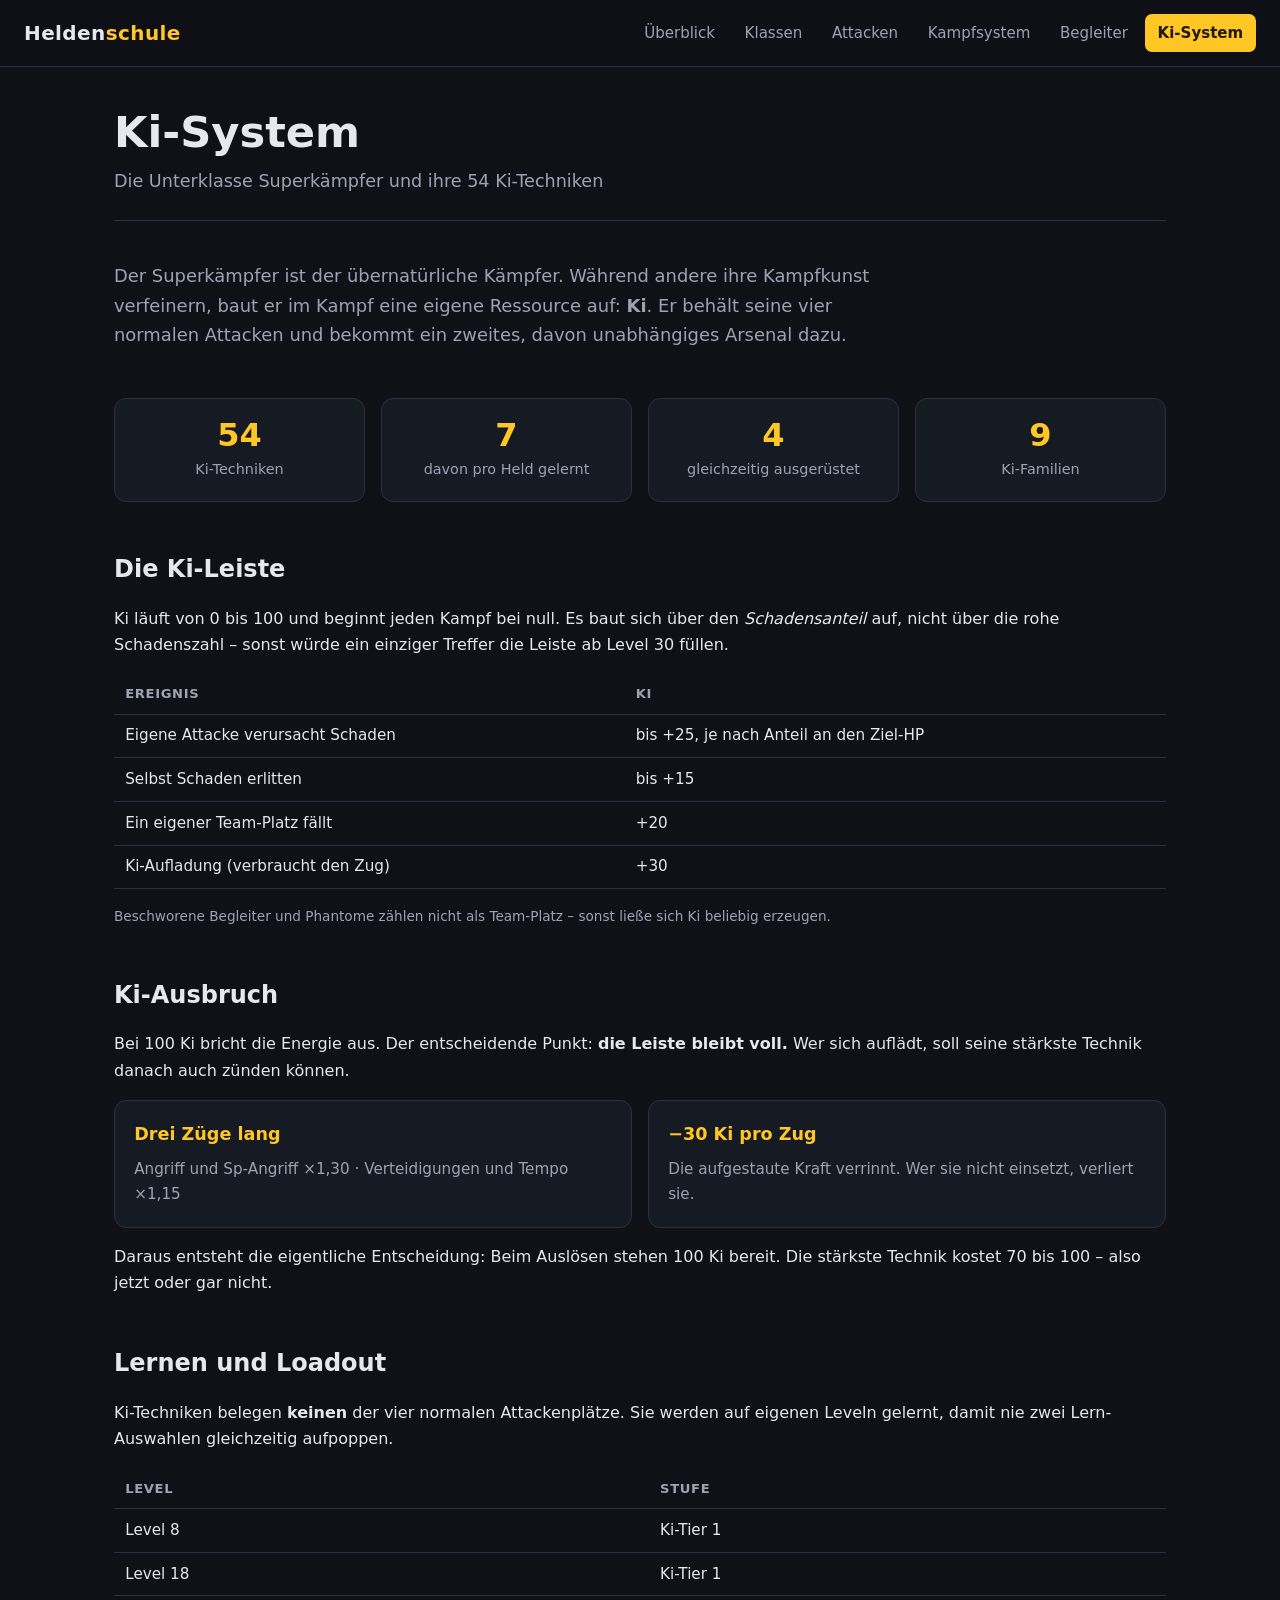
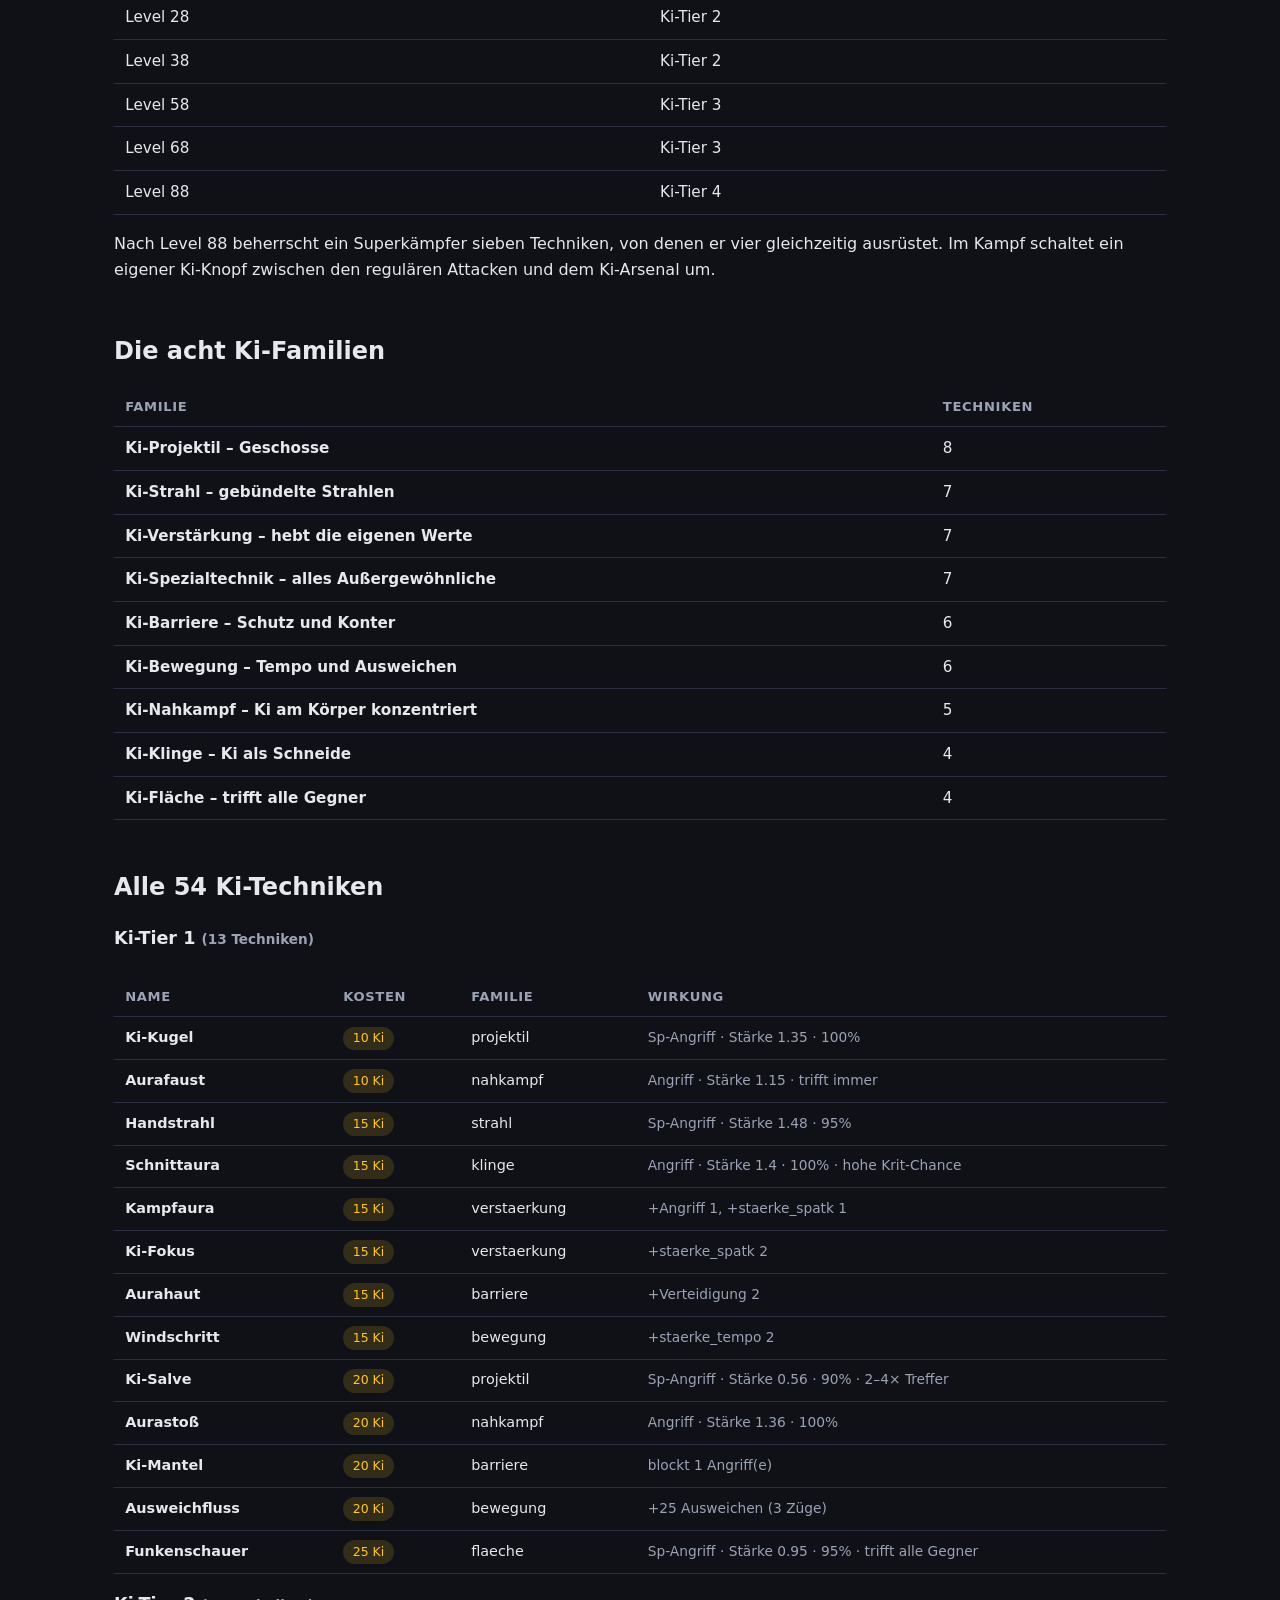
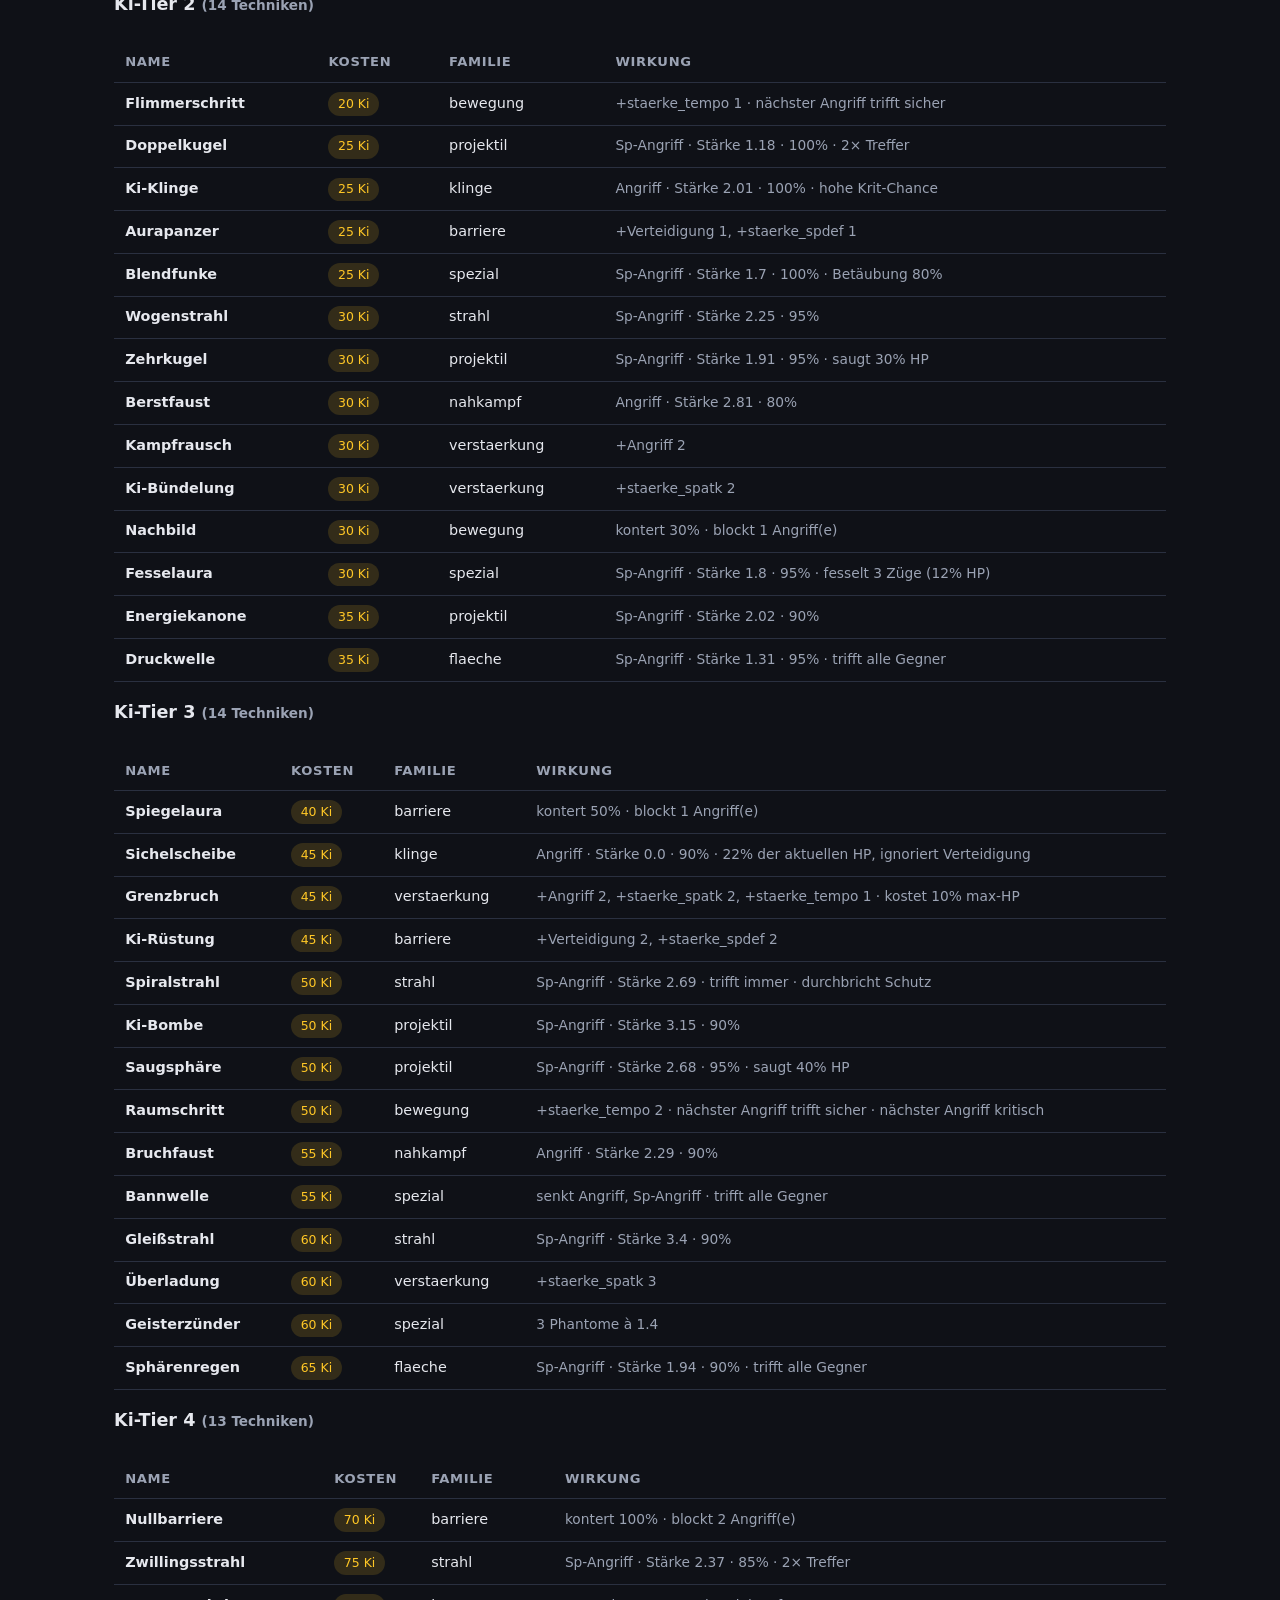
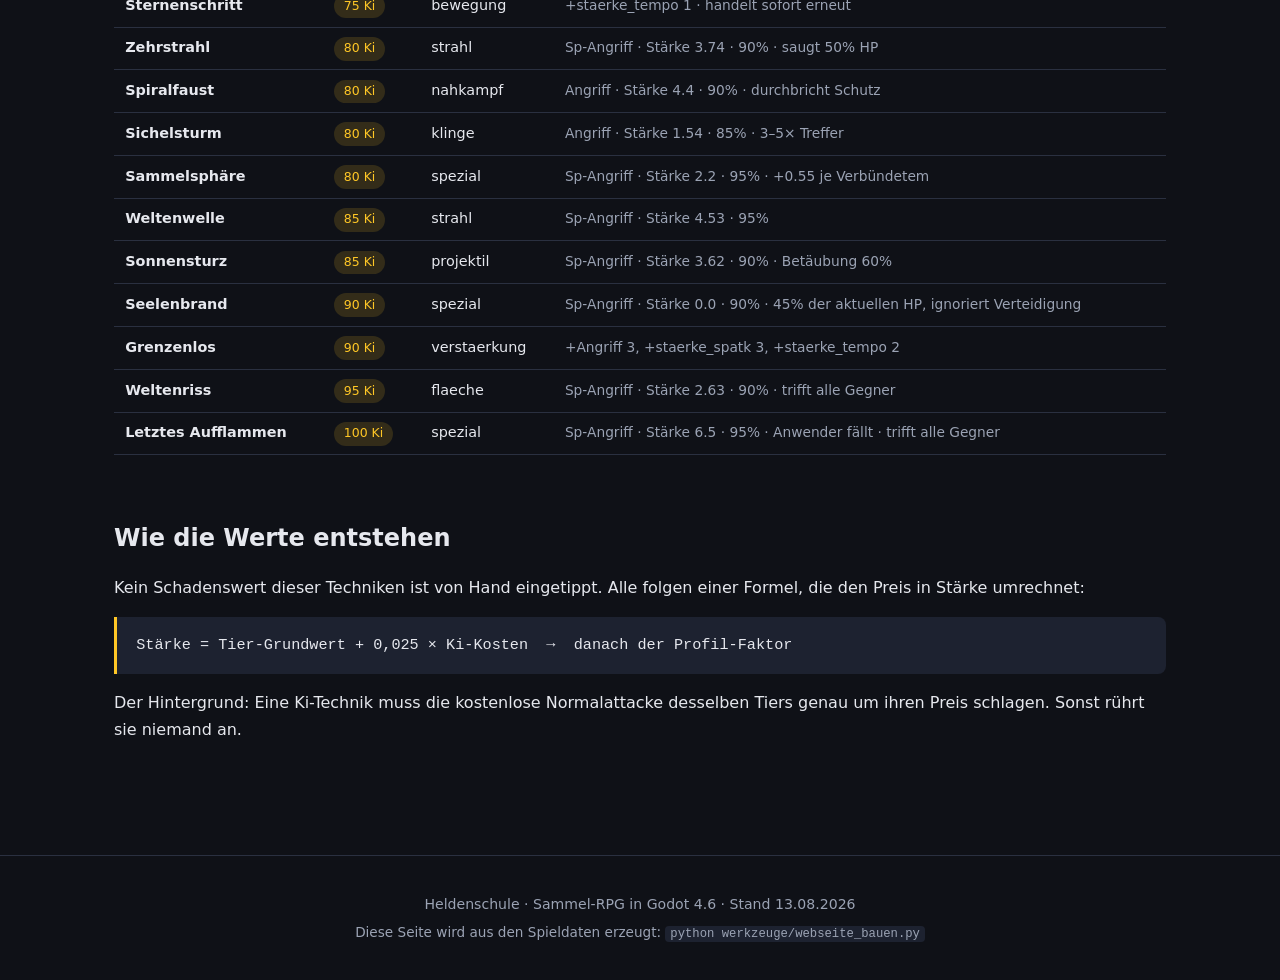
<file: superkaempfer.html>
<!DOCTYPE html>
<html lang="de">
<head>
<meta charset="utf-8">
<meta name="viewport" content="width=device-width, initial-scale=1">
<title>Ki-System – Heldenschule</title>
<meta name="description" content="Die Unterklasse Superkämpfer und ihre 54 Ki-Techniken">
<link rel="stylesheet" href="stil.css">
</head>
<body>
<header class="kopf">
  <a class="marke" href="index.html">Helden<span>schule</span></a>
  <nav><a href="index.html">Überblick</a><a href="klassen.html">Klassen</a><a href="attacken.html">Attacken</a><a href="kampf.html">Kampfsystem</a><a href="begleiter.html">Begleiter</a><a href="superkaempfer.html" class='aktiv'>Ki-System</a></nav>
</header>
<main>
<div class="titelzeile">
  <h1>Ki-System</h1>
  <p class="untertitel">Die Unterklasse Superkämpfer und ihre 54 Ki-Techniken</p>
</div>
<section><p class="fuehrung">Der Superkämpfer ist der übernatürliche Kämpfer. Während
andere ihre Kampfkunst verfeinern, baut er im Kampf eine eigene Ressource auf: <strong>Ki</strong>. Er
behält seine vier normalen Attacken und bekommt ein zweites, davon unabhängiges Arsenal dazu.</p></section>
<div class="kacheln"><div class="kachel"><span class="zahl">54</span><span class="was">Ki-Techniken</span></div><div class="kachel"><span class="zahl">7</span><span class="was">davon pro Held gelernt</span></div><div class="kachel"><span class="zahl">4</span><span class="was">gleichzeitig ausgerüstet</span></div><div class="kachel"><span class="zahl">9</span><span class="was">Ki-Familien</span></div></div>
<section><h2>Die Ki-Leiste</h2>
<p>Ki läuft von 0 bis 100 und beginnt jeden Kampf bei null. Es baut sich über den <em>Schadensanteil</em> auf,
nicht über die rohe Schadenszahl – sonst würde ein einziger Treffer die Leiste ab Level 30 füllen.</p>
<table><thead><tr><th>Ereignis</th><th>Ki</th></tr></thead><tbody>
<tr><td>Eigene Attacke verursacht Schaden</td><td>bis +25, je nach Anteil an den Ziel-HP</td></tr>
<tr><td>Selbst Schaden erlitten</td><td>bis +15</td></tr>
<tr><td>Ein eigener Team-Platz fällt</td><td>+20</td></tr>
<tr><td>Ki-Aufladung (verbraucht den Zug)</td><td>+30</td></tr>
</tbody></table>
<p class="klein">Beschworene Begleiter und Phantome zählen nicht als Team-Platz – sonst ließe sich Ki
beliebig erzeugen.</p></section>
<section><h2>Ki-Ausbruch</h2>
<p>Bei 100 Ki bricht die Energie aus. Der entscheidende Punkt: <strong>die Leiste bleibt voll.</strong>
Wer sich auflädt, soll seine stärkste Technik danach auch zünden können.</p>
<div class="raster">
  <div class="feld"><h3>Drei Züge lang</h3><p>Angriff und Sp-Angriff ×1,30 · Verteidigungen und Tempo ×1,15</p></div>
  <div class="feld"><h3>−30 Ki pro Zug</h3><p>Die aufgestaute Kraft verrinnt. Wer sie nicht einsetzt,
  verliert sie.</p></div>
</div>
<p>Daraus entsteht die eigentliche Entscheidung: Beim Auslösen stehen 100 Ki bereit. Die stärkste Technik
kostet 70 bis 100 – also jetzt oder gar nicht.</p></section>
<section><h2>Lernen und Loadout</h2>
<p>Ki-Techniken belegen <strong>keinen</strong> der vier normalen Attackenplätze. Sie werden auf eigenen
Leveln gelernt, damit nie zwei Lern-Auswahlen gleichzeitig aufpoppen.</p>
<table><thead><tr><th>Level</th><th>Stufe</th></tr></thead><tbody><tr><td>Level 8</td><td>Ki-Tier 1</td></tr><tr><td>Level 18</td><td>Ki-Tier 1</td></tr><tr><td>Level 28</td><td>Ki-Tier 2</td></tr><tr><td>Level 38</td><td>Ki-Tier 2</td></tr><tr><td>Level 58</td><td>Ki-Tier 3</td></tr><tr><td>Level 68</td><td>Ki-Tier 3</td></tr><tr><td>Level 88</td><td>Ki-Tier 4</td></tr></tbody></table>
<p>Nach Level 88 beherrscht ein Superkämpfer sieben Techniken, von denen er vier gleichzeitig ausrüstet.
Im Kampf schaltet ein eigener Ki-Knopf zwischen den regulären Attacken und dem Ki-Arsenal um.</p></section>
<section><h2>Die acht Ki-Familien</h2>
<table><thead><tr><th>Familie</th><th>Techniken</th></tr></thead><tbody><tr><td><strong>Ki-Projektil – Geschosse</strong></td><td>8</td></tr><tr><td><strong>Ki-Strahl – gebündelte Strahlen</strong></td><td>7</td></tr><tr><td><strong>Ki-Verstärkung – hebt die eigenen Werte</strong></td><td>7</td></tr><tr><td><strong>Ki-Spezialtechnik – alles Außergewöhnliche</strong></td><td>7</td></tr><tr><td><strong>Ki-Barriere – Schutz und Konter</strong></td><td>6</td></tr><tr><td><strong>Ki-Bewegung – Tempo und Ausweichen</strong></td><td>6</td></tr><tr><td><strong>Ki-Nahkampf – Ki am Körper konzentriert</strong></td><td>5</td></tr><tr><td><strong>Ki-Klinge – Ki als Schneide</strong></td><td>4</td></tr><tr><td><strong>Ki-Fläche – trifft alle Gegner</strong></td><td>4</td></tr></tbody></table></section>
<section><h2>Alle 54 Ki-Techniken</h2><h3>Ki-Tier 1 <span class="klein">(13 Techniken)</span></h3>
<div class="tabelle-scroll"><table class="liste">
<thead><tr><th>Name</th><th>Kosten</th><th>Familie</th><th>Wirkung</th></tr></thead>
<tbody><tr><td class="a-name">Ki-Kugel</td><td><span class="pill ki">10 Ki</span></td><td>projektil</td><td class="wirkung">Sp-Angriff · Stärke 1.35 · 100%</td></tr><tr><td class="a-name">Aurafaust</td><td><span class="pill ki">10 Ki</span></td><td>nahkampf</td><td class="wirkung">Angriff · Stärke 1.15 · trifft immer</td></tr><tr><td class="a-name">Handstrahl</td><td><span class="pill ki">15 Ki</span></td><td>strahl</td><td class="wirkung">Sp-Angriff · Stärke 1.48 · 95%</td></tr><tr><td class="a-name">Schnittaura</td><td><span class="pill ki">15 Ki</span></td><td>klinge</td><td class="wirkung">Angriff · Stärke 1.4 · 100% · hohe Krit-Chance</td></tr><tr><td class="a-name">Kampfaura</td><td><span class="pill ki">15 Ki</span></td><td>verstaerkung</td><td class="wirkung">+Angriff 1, +staerke_spatk 1</td></tr><tr><td class="a-name">Ki-Fokus</td><td><span class="pill ki">15 Ki</span></td><td>verstaerkung</td><td class="wirkung">+staerke_spatk 2</td></tr><tr><td class="a-name">Aurahaut</td><td><span class="pill ki">15 Ki</span></td><td>barriere</td><td class="wirkung">+Verteidigung 2</td></tr><tr><td class="a-name">Windschritt</td><td><span class="pill ki">15 Ki</span></td><td>bewegung</td><td class="wirkung">+staerke_tempo 2</td></tr><tr><td class="a-name">Ki-Salve</td><td><span class="pill ki">20 Ki</span></td><td>projektil</td><td class="wirkung">Sp-Angriff · Stärke 0.56 · 90% · 2–4× Treffer</td></tr><tr><td class="a-name">Aurastoß</td><td><span class="pill ki">20 Ki</span></td><td>nahkampf</td><td class="wirkung">Angriff · Stärke 1.36 · 100%</td></tr><tr><td class="a-name">Ki-Mantel</td><td><span class="pill ki">20 Ki</span></td><td>barriere</td><td class="wirkung">blockt 1 Angriff(e)</td></tr><tr><td class="a-name">Ausweichfluss</td><td><span class="pill ki">20 Ki</span></td><td>bewegung</td><td class="wirkung">+25 Ausweichen (3 Züge)</td></tr><tr><td class="a-name">Funkenschauer</td><td><span class="pill ki">25 Ki</span></td><td>flaeche</td><td class="wirkung">Sp-Angriff · Stärke 0.95 · 95% · trifft alle Gegner</td></tr></tbody></table></div>
<h3>Ki-Tier 2 <span class="klein">(14 Techniken)</span></h3>
<div class="tabelle-scroll"><table class="liste">
<thead><tr><th>Name</th><th>Kosten</th><th>Familie</th><th>Wirkung</th></tr></thead>
<tbody><tr><td class="a-name">Flimmerschritt</td><td><span class="pill ki">20 Ki</span></td><td>bewegung</td><td class="wirkung">+staerke_tempo 1 · nächster Angriff trifft sicher</td></tr><tr><td class="a-name">Doppelkugel</td><td><span class="pill ki">25 Ki</span></td><td>projektil</td><td class="wirkung">Sp-Angriff · Stärke 1.18 · 100% · 2× Treffer</td></tr><tr><td class="a-name">Ki-Klinge</td><td><span class="pill ki">25 Ki</span></td><td>klinge</td><td class="wirkung">Angriff · Stärke 2.01 · 100% · hohe Krit-Chance</td></tr><tr><td class="a-name">Aurapanzer</td><td><span class="pill ki">25 Ki</span></td><td>barriere</td><td class="wirkung">+Verteidigung 1, +staerke_spdef 1</td></tr><tr><td class="a-name">Blendfunke</td><td><span class="pill ki">25 Ki</span></td><td>spezial</td><td class="wirkung">Sp-Angriff · Stärke 1.7 · 100% · Betäubung 80%</td></tr><tr><td class="a-name">Wogenstrahl</td><td><span class="pill ki">30 Ki</span></td><td>strahl</td><td class="wirkung">Sp-Angriff · Stärke 2.25 · 95%</td></tr><tr><td class="a-name">Zehrkugel</td><td><span class="pill ki">30 Ki</span></td><td>projektil</td><td class="wirkung">Sp-Angriff · Stärke 1.91 · 95% · saugt 30% HP</td></tr><tr><td class="a-name">Berstfaust</td><td><span class="pill ki">30 Ki</span></td><td>nahkampf</td><td class="wirkung">Angriff · Stärke 2.81 · 80%</td></tr><tr><td class="a-name">Kampfrausch</td><td><span class="pill ki">30 Ki</span></td><td>verstaerkung</td><td class="wirkung">+Angriff 2</td></tr><tr><td class="a-name">Ki-Bündelung</td><td><span class="pill ki">30 Ki</span></td><td>verstaerkung</td><td class="wirkung">+staerke_spatk 2</td></tr><tr><td class="a-name">Nachbild</td><td><span class="pill ki">30 Ki</span></td><td>bewegung</td><td class="wirkung">kontert 30% · blockt 1 Angriff(e)</td></tr><tr><td class="a-name">Fesselaura</td><td><span class="pill ki">30 Ki</span></td><td>spezial</td><td class="wirkung">Sp-Angriff · Stärke 1.8 · 95% · fesselt 3 Züge (12% HP)</td></tr><tr><td class="a-name">Energiekanone</td><td><span class="pill ki">35 Ki</span></td><td>projektil</td><td class="wirkung">Sp-Angriff · Stärke 2.02 · 90%</td></tr><tr><td class="a-name">Druckwelle</td><td><span class="pill ki">35 Ki</span></td><td>flaeche</td><td class="wirkung">Sp-Angriff · Stärke 1.31 · 95% · trifft alle Gegner</td></tr></tbody></table></div>
<h3>Ki-Tier 3 <span class="klein">(14 Techniken)</span></h3>
<div class="tabelle-scroll"><table class="liste">
<thead><tr><th>Name</th><th>Kosten</th><th>Familie</th><th>Wirkung</th></tr></thead>
<tbody><tr><td class="a-name">Spiegelaura</td><td><span class="pill ki">40 Ki</span></td><td>barriere</td><td class="wirkung">kontert 50% · blockt 1 Angriff(e)</td></tr><tr><td class="a-name">Sichelscheibe</td><td><span class="pill ki">45 Ki</span></td><td>klinge</td><td class="wirkung">Angriff · Stärke 0.0 · 90% · 22% der aktuellen HP, ignoriert Verteidigung</td></tr><tr><td class="a-name">Grenzbruch</td><td><span class="pill ki">45 Ki</span></td><td>verstaerkung</td><td class="wirkung">+Angriff 2, +staerke_spatk 2, +staerke_tempo 1 · kostet 10% max-HP</td></tr><tr><td class="a-name">Ki-Rüstung</td><td><span class="pill ki">45 Ki</span></td><td>barriere</td><td class="wirkung">+Verteidigung 2, +staerke_spdef 2</td></tr><tr><td class="a-name">Spiralstrahl</td><td><span class="pill ki">50 Ki</span></td><td>strahl</td><td class="wirkung">Sp-Angriff · Stärke 2.69 · trifft immer · durchbricht Schutz</td></tr><tr><td class="a-name">Ki-Bombe</td><td><span class="pill ki">50 Ki</span></td><td>projektil</td><td class="wirkung">Sp-Angriff · Stärke 3.15 · 90%</td></tr><tr><td class="a-name">Saugsphäre</td><td><span class="pill ki">50 Ki</span></td><td>projektil</td><td class="wirkung">Sp-Angriff · Stärke 2.68 · 95% · saugt 40% HP</td></tr><tr><td class="a-name">Raumschritt</td><td><span class="pill ki">50 Ki</span></td><td>bewegung</td><td class="wirkung">+staerke_tempo 2 · nächster Angriff trifft sicher · nächster Angriff kritisch</td></tr><tr><td class="a-name">Bruchfaust</td><td><span class="pill ki">55 Ki</span></td><td>nahkampf</td><td class="wirkung">Angriff · Stärke 2.29 · 90%</td></tr><tr><td class="a-name">Bannwelle</td><td><span class="pill ki">55 Ki</span></td><td>spezial</td><td class="wirkung">senkt Angriff, Sp-Angriff · trifft alle Gegner</td></tr><tr><td class="a-name">Gleißstrahl</td><td><span class="pill ki">60 Ki</span></td><td>strahl</td><td class="wirkung">Sp-Angriff · Stärke 3.4 · 90%</td></tr><tr><td class="a-name">Überladung</td><td><span class="pill ki">60 Ki</span></td><td>verstaerkung</td><td class="wirkung">+staerke_spatk 3</td></tr><tr><td class="a-name">Geisterzünder</td><td><span class="pill ki">60 Ki</span></td><td>spezial</td><td class="wirkung">3 Phantome à 1.4</td></tr><tr><td class="a-name">Sphärenregen</td><td><span class="pill ki">65 Ki</span></td><td>flaeche</td><td class="wirkung">Sp-Angriff · Stärke 1.94 · 90% · trifft alle Gegner</td></tr></tbody></table></div>
<h3>Ki-Tier 4 <span class="klein">(13 Techniken)</span></h3>
<div class="tabelle-scroll"><table class="liste">
<thead><tr><th>Name</th><th>Kosten</th><th>Familie</th><th>Wirkung</th></tr></thead>
<tbody><tr><td class="a-name">Nullbarriere</td><td><span class="pill ki">70 Ki</span></td><td>barriere</td><td class="wirkung">kontert 100% · blockt 2 Angriff(e)</td></tr><tr><td class="a-name">Zwillingsstrahl</td><td><span class="pill ki">75 Ki</span></td><td>strahl</td><td class="wirkung">Sp-Angriff · Stärke 2.37 · 85% · 2× Treffer</td></tr><tr><td class="a-name">Sternenschritt</td><td><span class="pill ki">75 Ki</span></td><td>bewegung</td><td class="wirkung">+staerke_tempo 1 · handelt sofort erneut</td></tr><tr><td class="a-name">Zehrstrahl</td><td><span class="pill ki">80 Ki</span></td><td>strahl</td><td class="wirkung">Sp-Angriff · Stärke 3.74 · 90% · saugt 50% HP</td></tr><tr><td class="a-name">Spiralfaust</td><td><span class="pill ki">80 Ki</span></td><td>nahkampf</td><td class="wirkung">Angriff · Stärke 4.4 · 90% · durchbricht Schutz</td></tr><tr><td class="a-name">Sichelsturm</td><td><span class="pill ki">80 Ki</span></td><td>klinge</td><td class="wirkung">Angriff · Stärke 1.54 · 85% · 3–5× Treffer</td></tr><tr><td class="a-name">Sammelsphäre</td><td><span class="pill ki">80 Ki</span></td><td>spezial</td><td class="wirkung">Sp-Angriff · Stärke 2.2 · 95% · +0.55 je Verbündetem</td></tr><tr><td class="a-name">Weltenwelle</td><td><span class="pill ki">85 Ki</span></td><td>strahl</td><td class="wirkung">Sp-Angriff · Stärke 4.53 · 95%</td></tr><tr><td class="a-name">Sonnensturz</td><td><span class="pill ki">85 Ki</span></td><td>projektil</td><td class="wirkung">Sp-Angriff · Stärke 3.62 · 90% · Betäubung 60%</td></tr><tr><td class="a-name">Seelenbrand</td><td><span class="pill ki">90 Ki</span></td><td>spezial</td><td class="wirkung">Sp-Angriff · Stärke 0.0 · 90% · 45% der aktuellen HP, ignoriert Verteidigung</td></tr><tr><td class="a-name">Grenzenlos</td><td><span class="pill ki">90 Ki</span></td><td>verstaerkung</td><td class="wirkung">+Angriff 3, +staerke_spatk 3, +staerke_tempo 2</td></tr><tr><td class="a-name">Weltenriss</td><td><span class="pill ki">95 Ki</span></td><td>flaeche</td><td class="wirkung">Sp-Angriff · Stärke 2.63 · 90% · trifft alle Gegner</td></tr><tr><td class="a-name">Letztes Aufflammen</td><td><span class="pill ki">100 Ki</span></td><td>spezial</td><td class="wirkung">Sp-Angriff · Stärke 6.5 · 95% · Anwender fällt · trifft alle Gegner</td></tr></tbody></table></div></section>
<section><h2>Wie die Werte entstehen</h2>
<p>Kein Schadenswert dieser Techniken ist von Hand eingetippt. Alle folgen einer Formel, die den Preis
in Stärke umrechnet:</p>
<div class="formel">Stärke = Tier-Grundwert + 0,025 × Ki-Kosten &nbsp;→&nbsp; danach der Profil-Faktor</div>
<p>Der Hintergrund: Eine Ki-Technik muss die kostenlose Normalattacke desselben Tiers genau um ihren Preis
schlagen. Sonst rührt sie niemand an.</p></section>
</main>
<footer>
  <p>Heldenschule · Sammel-RPG in Godot 4.6 · Stand 13.08.2026</p>
  <p class="klein">Diese Seite wird aus den Spieldaten erzeugt: <code>python werkzeuge/webseite_bauen.py</code></p>
</footer>

</body>
</html>
</file>
<file: stil.css>
:root{
  --bg:#0f1117; --bg2:#161a23; --bg3:#1d2230;
  --text:#e6e8ee; --text2:#9ba3b4; --linie:#2a3040;
  --gold:#ffc726; --gold2:#f0a500;
}
*{box-sizing:border-box}
body{margin:0;background:var(--bg);color:var(--text);
  font:16px/1.65 "Segoe UI",system-ui,-apple-system,sans-serif}
a{color:var(--gold);text-decoration:none}
a:hover{text-decoration:underline}
code{background:var(--bg3);padding:.1em .4em;border-radius:4px;font-size:.9em}

.kopf{position:sticky;top:0;z-index:10;display:flex;flex-wrap:wrap;gap:1rem;align-items:center;
  justify-content:space-between;padding:.9rem 1.5rem;background:rgba(15,17,23,.92);
  backdrop-filter:blur(8px);border-bottom:1px solid var(--linie)}
.marke{font-size:1.25rem;font-weight:700;color:var(--text);letter-spacing:.02em}
.marke span{color:var(--gold)}
.kopf nav{display:flex;flex-wrap:wrap;gap:.25rem}
.kopf nav a{padding:.4rem .8rem;border-radius:7px;color:var(--text2);font-size:.94rem}
.kopf nav a:hover{background:var(--bg3);color:var(--text);text-decoration:none}
.kopf nav a.aktiv{background:var(--gold);color:#221a00;font-weight:600}

main{max-width:1100px;margin:0 auto;padding:2.5rem 1.5rem 4rem}
.titelzeile{margin-bottom:2.5rem;padding-bottom:1.5rem;border-bottom:1px solid var(--linie)}
h1{margin:0;font-size:clamp(1.9rem,5vw,2.7rem);line-height:1.2}
.untertitel{margin:.5rem 0 0;color:var(--text2);font-size:1.1rem}
h2{margin:0 0 1rem;font-size:1.5rem}
h3{margin:0 0 .5rem;font-size:1.1rem}
h4{margin:0 0 .6rem;font-size:1rem}
section{margin-bottom:3rem}
.fuehrung{font-size:1.12rem;color:var(--text2);max-width:70ch;margin:0}

.kacheln{display:grid;grid-template-columns:repeat(auto-fit,minmax(140px,1fr));gap:1rem;margin-bottom:3rem}
.kachel{background:var(--bg2);border:1px solid var(--linie);border-radius:12px;padding:1.2rem;text-align:center}
.kachel .zahl{display:block;font-size:2rem;font-weight:700;color:var(--gold);line-height:1.1}
.kachel .was{display:block;margin-top:.3rem;color:var(--text2);font-size:.9rem}

.raster{display:grid;grid-template-columns:repeat(auto-fit,minmax(260px,1fr));gap:1rem}
.feld{background:var(--bg2);border:1px solid var(--linie);border-radius:12px;padding:1.2rem}
.feld h3{color:var(--gold)}
.feld p{margin:0;color:var(--text2);font-size:.95rem}

table{width:100%;border-collapse:collapse;margin:1rem 0;font-size:.95rem}
th,td{text-align:left;padding:.55rem .7rem;border-bottom:1px solid var(--linie);vertical-align:top}
thead th{color:var(--text2);font-size:.82rem;text-transform:uppercase;letter-spacing:.05em;font-weight:600}
tbody tr:hover{background:var(--bg2)}

.klasse{background:var(--bg2);border:1px solid var(--linie);border-left:4px solid var(--farbe);
  border-radius:12px;padding:1.5rem}
.klasse h2{color:var(--farbe)}
.klasse-inhalt{display:grid;grid-template-columns:minmax(220px,1fr) 3fr;gap:1.5rem;align-items:start}
.uk-liste{display:grid;grid-template-columns:repeat(auto-fit,minmax(230px,1fr));gap:1rem}
.uk{background:var(--bg3);border-radius:10px;padding:1rem}
.uk h4{color:var(--text)}
.werte{margin:0;font-size:.86rem}
.werte th{width:7.5em;color:var(--text2);font-weight:400;border:0;padding:.2rem .4rem .2rem 0}
.werte td{border:0;padding:.2rem 0}
.balken{position:relative;background:var(--bg);border-radius:4px;height:1.35rem;overflow:hidden}
.balken span{position:absolute;inset:0 auto 0 0;opacity:.75;border-radius:4px}
.balken em{position:relative;padding-left:.5rem;font-style:normal;font-size:.82rem;line-height:1.35rem}
.delta{width:3.5em;font-size:.8rem;text-align:right}
.plus{color:#4ade80}.minus{color:#f87171}
.marke-klein{font-size:.7rem;background:var(--bg);color:var(--text2);padding:.1rem .4rem;
  border-radius:4px;vertical-align:middle}

.formel{background:var(--bg3);border-left:3px solid var(--gold);border-radius:0 8px 8px 0;
  padding:1rem 1.2rem;margin:1rem 0;font-family:ui-monospace,"Cascadia Code",Consolas,monospace;
  font-size:.95rem;overflow-x:auto}
ul{color:var(--text2);padding-left:1.2rem}
li{margin:.4rem 0}
li strong{color:var(--text)}

.filter{display:flex;flex-wrap:wrap;gap:.6rem;align-items:center;margin-bottom:1rem}
.filter input,.filter select{background:var(--bg2);color:var(--text);border:1px solid var(--linie);
  border-radius:8px;padding:.55rem .8rem;font-size:.95rem;font-family:inherit}
.filter input{flex:1 1 260px}
.filter input:focus,.filter select:focus{outline:2px solid var(--gold);outline-offset:1px}
.treffer{color:var(--text2);font-size:.88rem;margin-left:auto}
.tabelle-scroll{overflow-x:auto;-webkit-overflow-scrolling:touch}
.liste{font-size:.9rem;min-width:640px}
.a-name{font-weight:600;white-space:nowrap}
.wirkung{color:var(--text2);font-size:.86rem}
.pill{display:inline-block;background:var(--bg3);border-radius:20px;padding:.1rem .6rem;
  font-size:.78rem;color:var(--text2);white-space:nowrap}
.pill.ki{background:rgba(255,199,38,.15);color:var(--gold)}
.t1{color:#94a3b8}.t2{color:#4ade80}.t3{color:#38bdf8}.t4{color:#a78bfa}.t5{color:var(--gold);font-weight:700}

.klein{font-size:.85rem;color:var(--text2)}
footer{border-top:1px solid var(--linie);padding:2rem 1.5rem;text-align:center;color:var(--text2);font-size:.88rem}
footer p{margin:.3rem 0}

@media (max-width:760px){
  .klasse-inhalt{grid-template-columns:1fr}
  main{padding:1.5rem 1rem 3rem}
  .kopf{padding:.7rem 1rem}
  .treffer{margin-left:0;width:100%}
}
</file>
